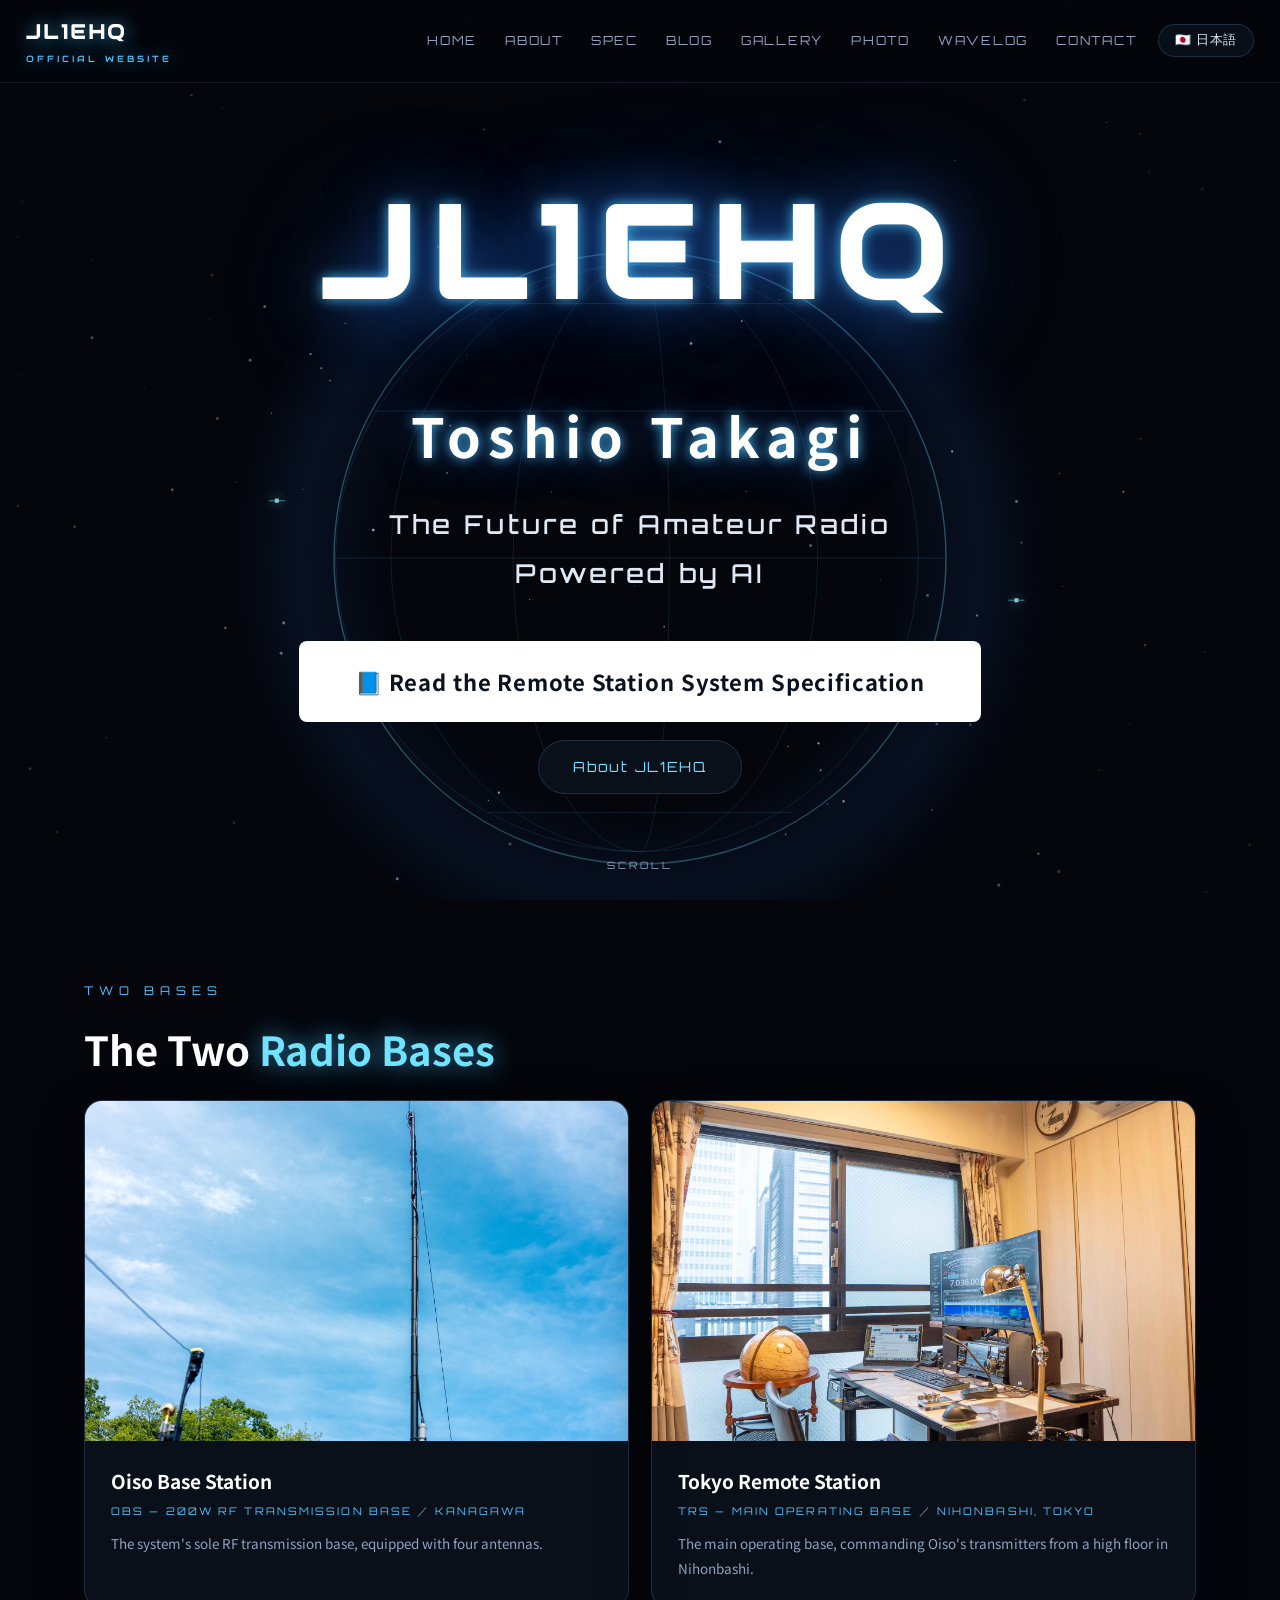
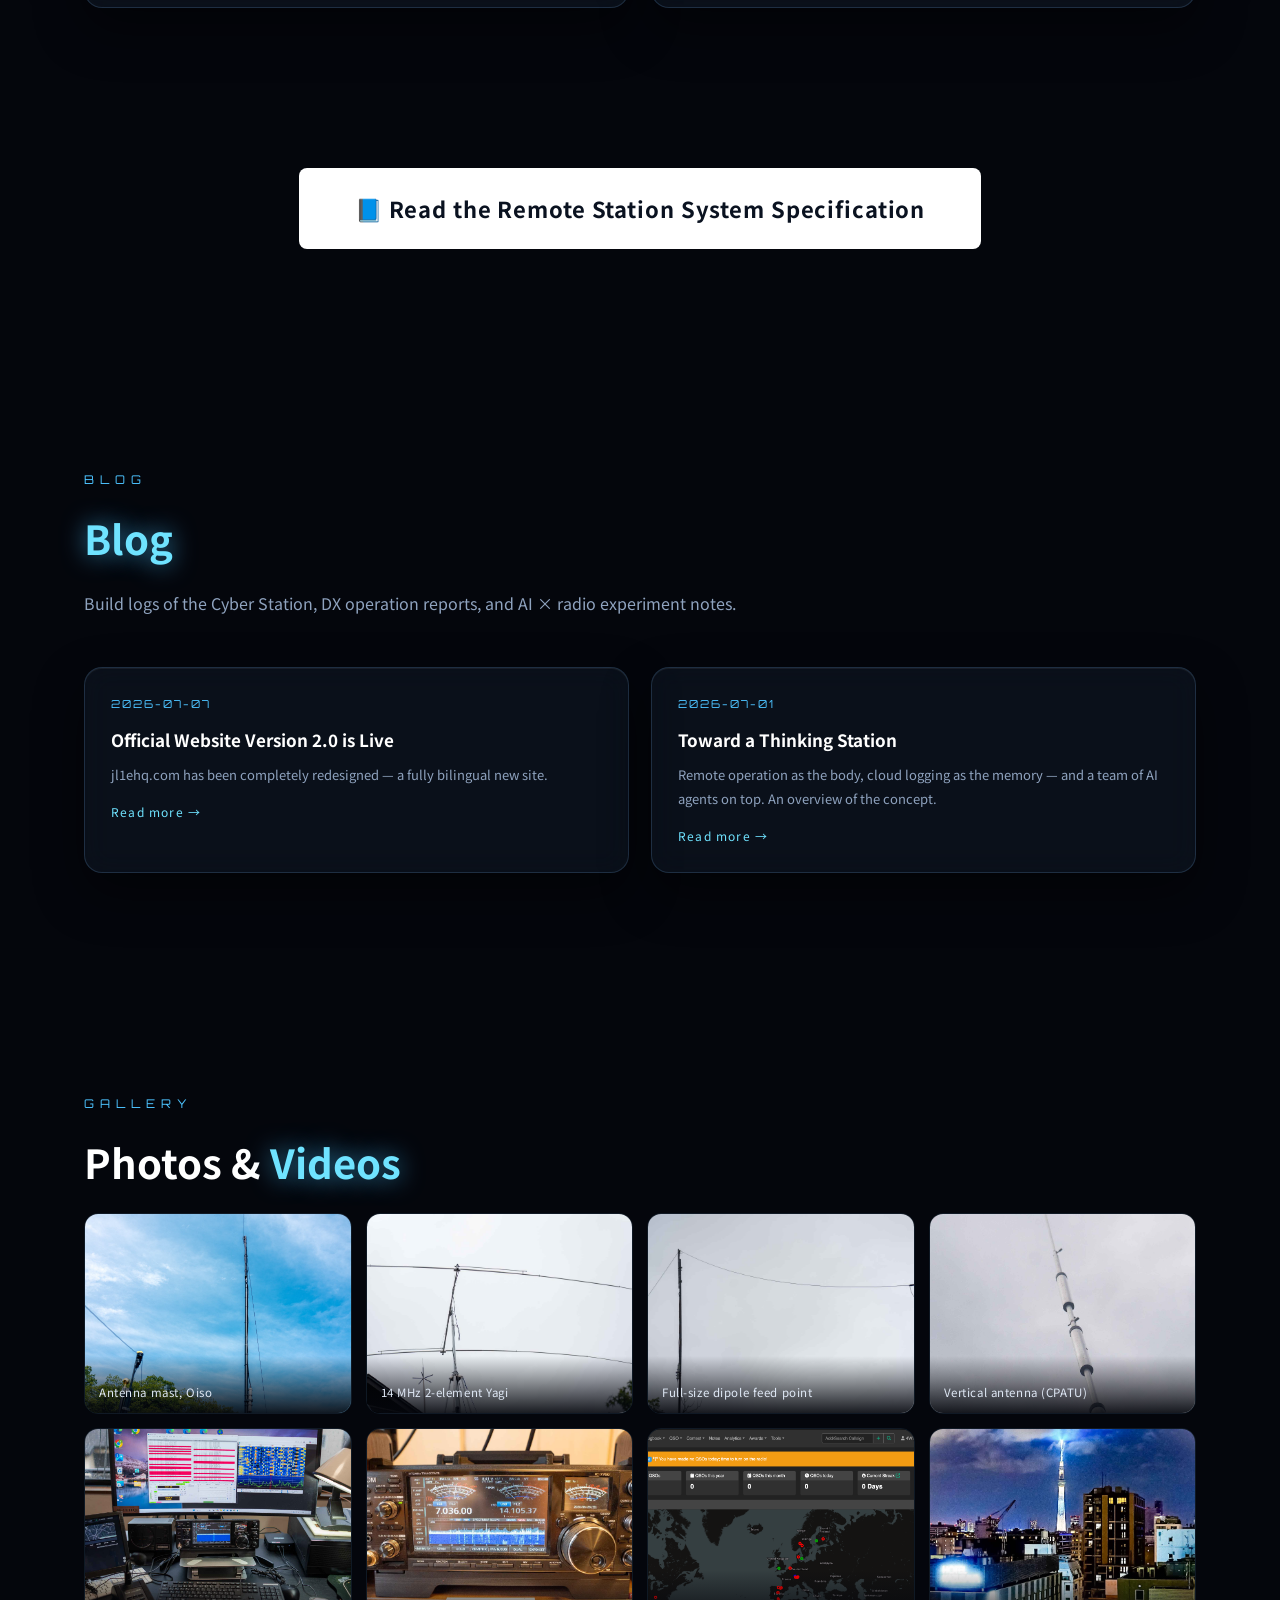
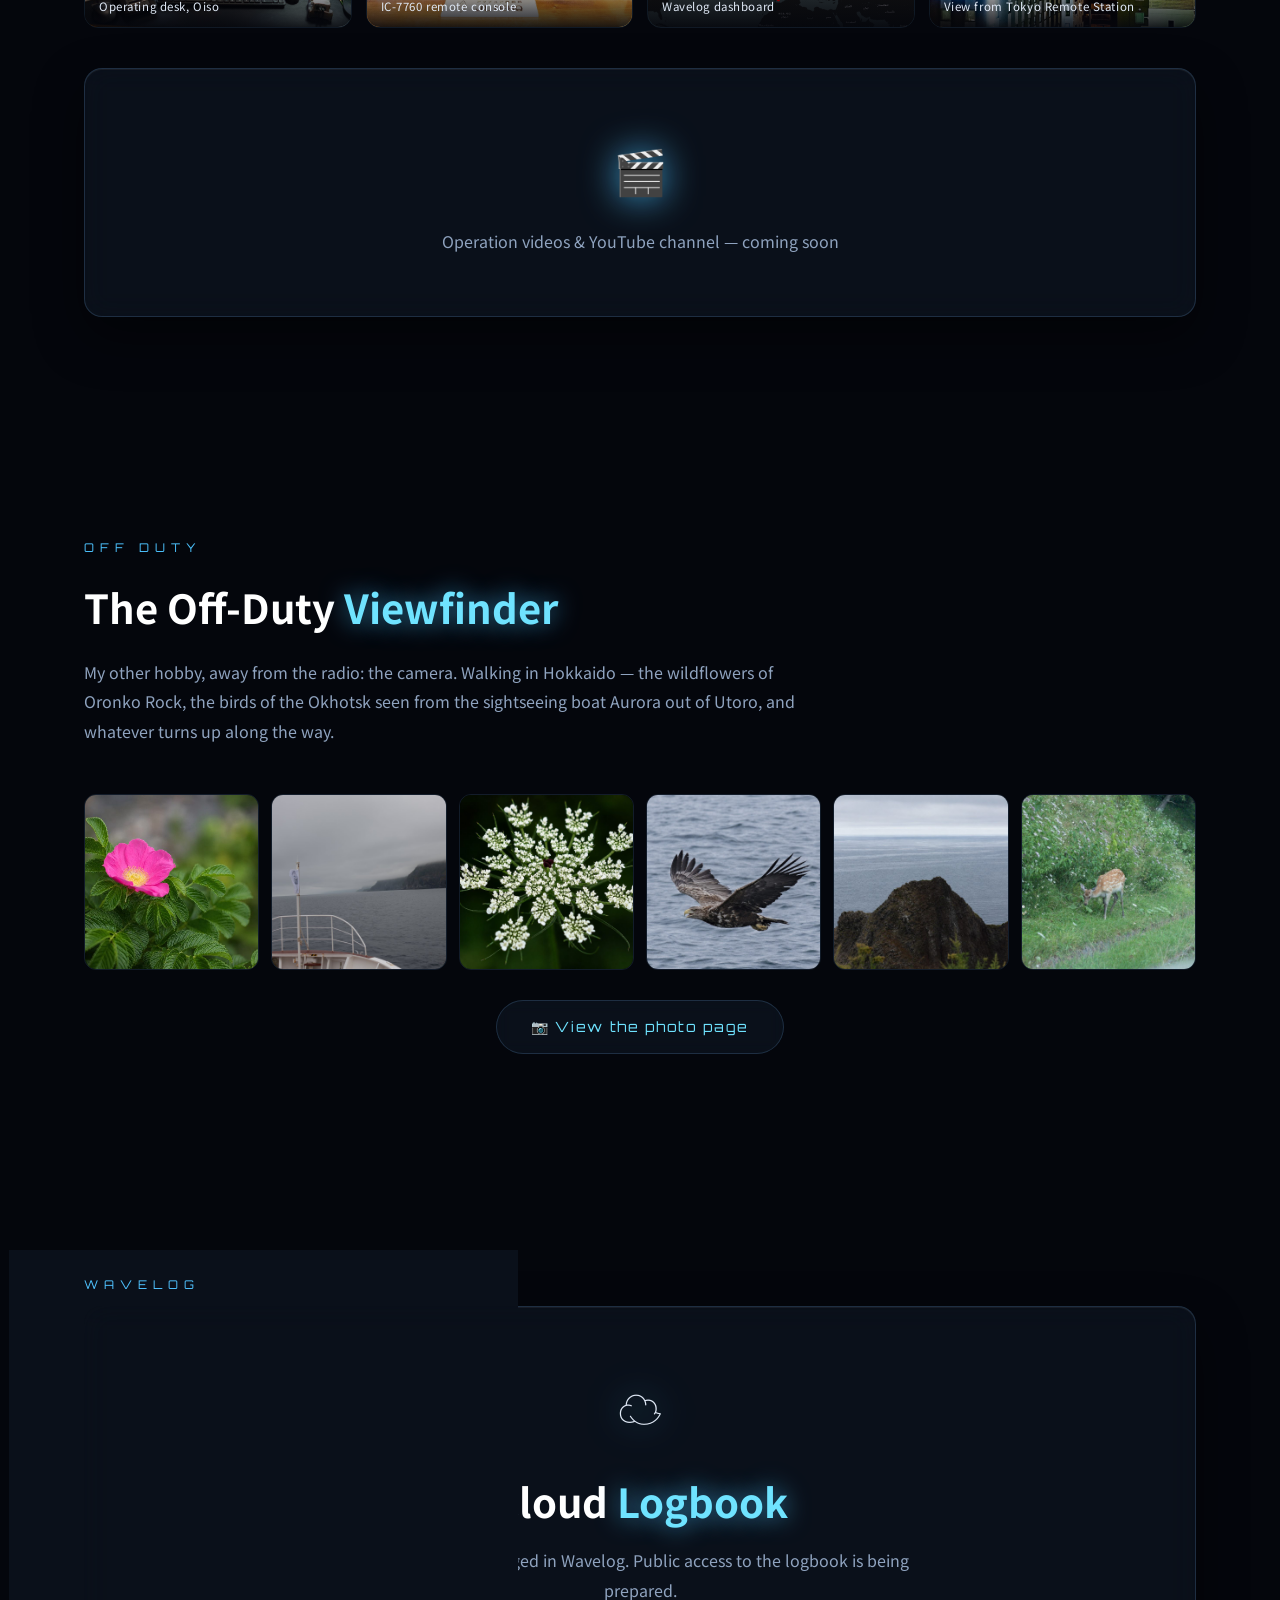
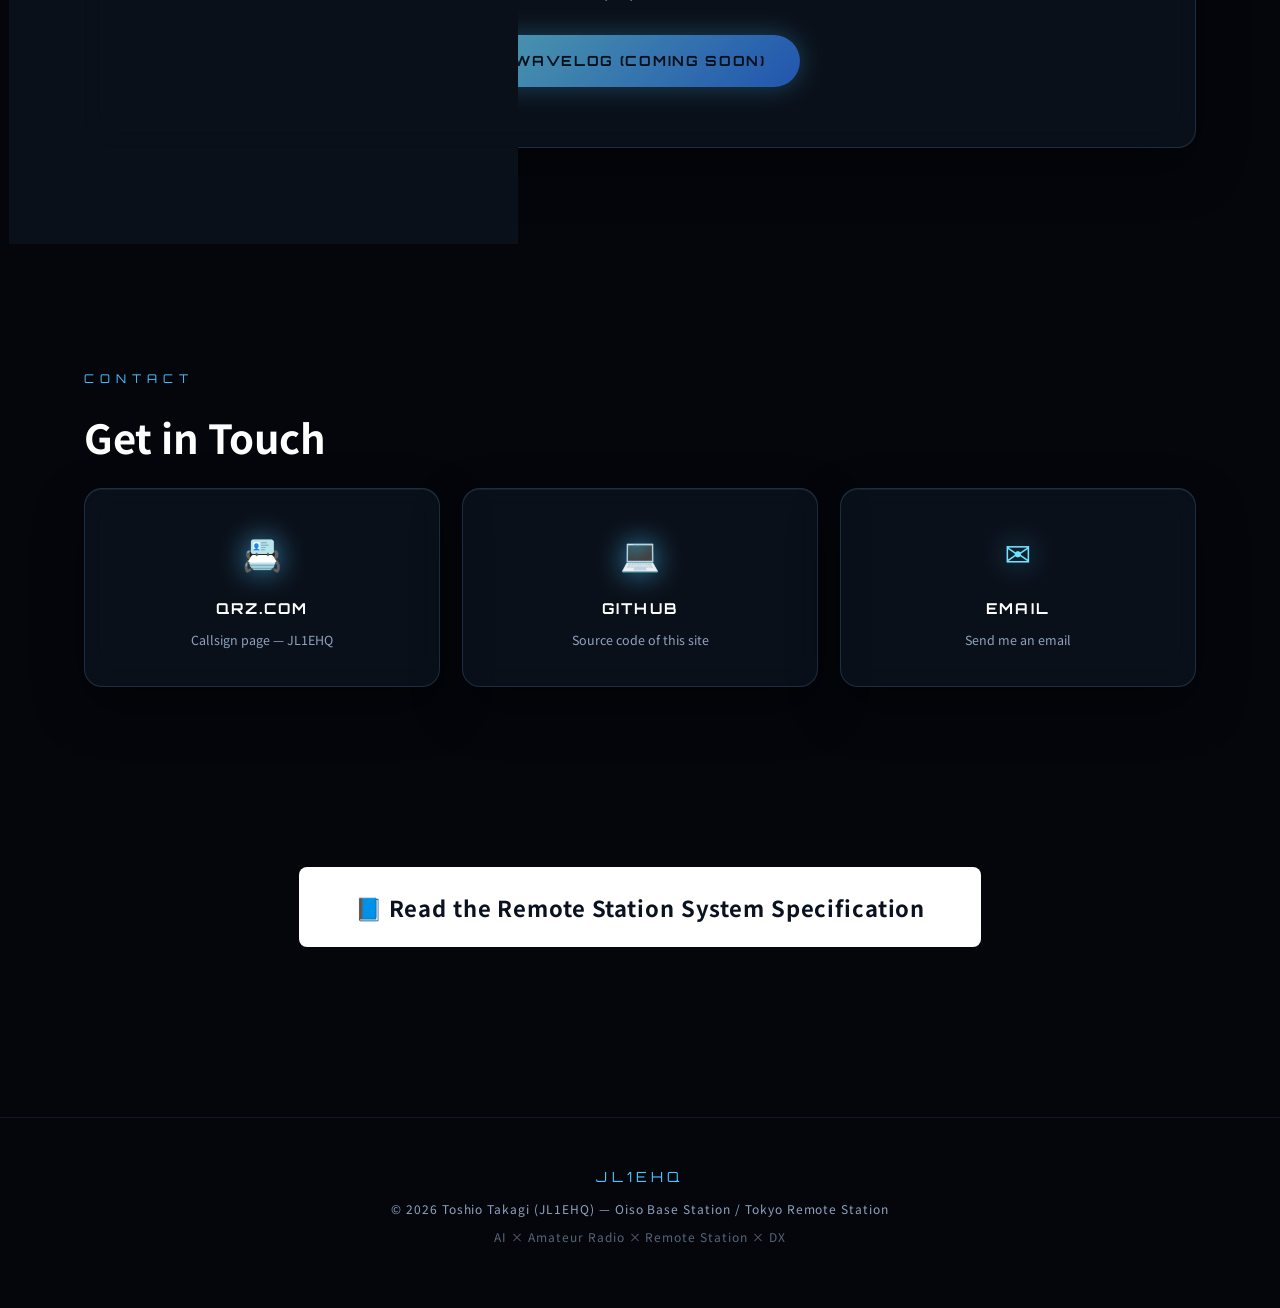
<file: index.html>
<!DOCTYPE html>
<html lang="ja" class="lang-ja">
<head>
<meta charset="utf-8">
<meta name="viewport" content="width=device-width, initial-scale=1">
<title>JL1EHQ Official Website — AI × Amateur Radio × Remote Station × DX</title>
<meta name="description" content="JL1EHQ（髙木俊郎）公式サイト。AIと共創するアマチュア無線革命 — 大磯200W HF固定局を東京・日本橋から遠隔運用し、クラウドログとAIエージェントで進化する次世代無線局。The Future of Amateur Radio, Powered by AI.">
<meta name="keywords" content="JL1EHQ, アマチュア無線, Amateur Radio, AI, Remote Station, DX, IC-7760, Wavelog, リモート運用">
<link rel="canonical" href="https://jl1ehq.com/">
<!-- OGP -->
<meta property="og:type" content="website">
<meta property="og:site_name" content="JL1EHQ Official Website">
<meta property="og:title" content="JL1EHQ — The Future of Amateur Radio, Powered by AI">
<meta property="og:description" content="AIと共創するアマチュア無線革命。大磯200W HF固定局×東京リモート運用×クラウドログ×AIエージェント。">
<meta property="og:url" content="https://jl1ehq.com/">
<meta property="og:image" content="https://jl1ehq.com/images/antenna_mast.jpg">
<meta name="twitter:card" content="summary_large_image">
<link rel="icon" type="image/svg+xml" href="favicon.svg">
<link rel="apple-touch-icon" href="favicon.svg">
<!-- fonts (minimal external) -->
<link rel="preconnect" href="https://fonts.googleapis.com">
<link rel="preconnect" href="https://fonts.gstatic.com" crossorigin>
<link href="https://fonts.googleapis.com/css2?family=Orbitron:wght@500;700;800&family=Audiowide&family=Noto+Sans+JP:wght@400;500;700&display=swap" rel="stylesheet">
<link rel="stylesheet" href="assets/v2.css">
<link rel="stylesheet" href="assets/photo.css">
<script type="application/ld+json">
{"@context":"https://schema.org","@type":"WebSite","name":"JL1EHQ Official Website","url":"https://jl1ehq.com/","description":"AI × Amateur Radio × Remote Station × DX","author":{"@type":"Person","name":"Toshio Takagi","alternateName":"JL1EHQ"}}
</script>
</head>
<body>

<header class="hdr">
  <a class="logo display" href="#home">JL1EHQ<small>OFFICIAL WEBSITE</small></a>
  <div style="display:flex;align-items:center">
    <nav class="nav" id="nav">
      <a href="#home">HOME</a>
      <a href="spec.html#profile">ABOUT</a>
      <a href="spec.html"><span class="ja">仕様書</span><span class="en">SPEC</span></a>
      <a href="#blog">BLOG</a>
      <a href="#gallery">GALLERY</a>
      <a href="photo.html">PHOTO</a>
      <a href="#wavelog">WAVELOG</a>
      <a href="#contact">CONTACT</a>
    </nav>
    <button class="lang-btn" id="langBtn">🇺🇸 English</button>
    <button class="burger" id="burger" aria-label="menu"><span></span><span></span><span></span></button>
  </div>
</header>

<!-- ================= HERO ================= -->
<div class="hero" id="home">
  <canvas id="heroCanvas"></canvas>
  <div class="inner">
    <div class="call display">JL1EHQ</div>
    <div class="op-name">
      <span class="ja">高木俊郎（たかぎとしお）</span>
      <span class="en">Toshio Takagi</span>
    </div>
    <div class="sub">
      <span class="ja">AIと共創するアマチュア無線革命</span>
      <span class="en en-line">The Future of Amateur Radio<br>Powered by AI</span>
    </div>
    <div class="cta">
      <a class="btn btn-plain big" href="spec.html"><span class="ja">📘 遠隔操作無線局 システム仕様書を読む</span><span class="en">📘 Read the Remote Station System Specification</span></a>
    </div>
    <div class="cta" style="margin-top:18px">
      <a class="btn btn-ghost" href="spec.html#profile"><span class="ja">JL1EHQについて</span><span class="en">About JL1EHQ</span></a>
    </div>
  </div>
  <div class="scroll-hint display">SCROLL</div>
</div>

<!-- ================= TWO BASES (representative photos) ================= -->
<section id="bases" style="padding-top:80px">
  <div class="sec-label reveal">TWO BASES</div>
  <h2 class="sec-title reveal"><span class="ja">2つの<span class="accent">無線拠点</span></span><span class="en">The Two <span class="accent">Radio Bases</span></span></h2>
  <div class="station-grid">
    <div class="base-card glass reveal">
      <div class="base-photo"><img src="images/antenna_mast.jpg" alt="Oiso Base Station"></div>
      <div class="base-cap">
        <h3><span class="ja">大磯固定基地局</span><span class="en">Oiso Base Station</span></h3>
        <div class="en-name">OBS — 200W RF TRANSMISSION BASE ／ KANAGAWA</div>
        <p><span class="ja">4基のアンテナ群を空に伸ばす、本システム唯一の電波送信基地。</span><span class="en">The system's sole RF transmission base, equipped with four antennas.</span></p>
      </div>
    </div>
    <div class="base-card glass reveal">
      <div class="base-photo"><img src="images/trs_main.jpg" alt="Tokyo Remote Station"></div>
      <div class="base-cap">
        <h3><span class="ja">東京リモート局</span><span class="en">Tokyo Remote Station</span></h3>
        <div class="en-name">TRS — MAIN OPERATING BASE ／ NIHONBASHI, TOKYO</div>
        <p><span class="ja">日本橋の高層階から大磯の電波を操る、メイン運営基地。</span><span class="en">The main operating base, commanding Oiso's transmitters from a high floor in Nihonbashi.</span></p>
      </div>
    </div>
  </div>
</section>



<!-- ================= SPEC ENTRY (mid) ================= -->
<section style="padding-top:20px;text-align:center">
  <div class="spec-link reveal">
    <a class="btn btn-plain big" href="spec.html"><span class="ja">📘 遠隔操作無線局 システム仕様書を読む</span><span class="en">📘 Read the Remote Station System Specification</span></a>
  </div>
</section>

<!-- ================= BLOG ================= -->
<section id="blog">
  <div class="sec-label reveal">BLOG</div>
  <h2 class="sec-title reveal"><span class="ja"><span class="accent">ブログ</span></span><span class="en"><span class="accent">Blog</span></span></h2>
  <p class="sec-lead reveal"><span class="ja">サイバー局の構築記録、DX運用レポート、AI×無線の実験ノート。</span><span class="en">Build logs of the Cyber Station, DX operation reports, and AI × radio experiment notes.</span></p>
  <div class="blog-grid" id="blogGrid"></div>
</section>

<!-- ================= GALLERY ================= -->
<section id="gallery">
  <div class="sec-label reveal">GALLERY</div>
  <h2 class="sec-title reveal"><span class="ja">フォト＆<span class="accent">ムービー</span></span><span class="en">Photos &amp; <span class="accent">Videos</span></span></h2>
  <div class="gallery-grid reveal">
    <div class="g-item"><img src="images/antenna_mast.jpg" alt="" loading="lazy"><div class="cap"><span class="ja">アンテナマスト（大磯）</span><span class="en">Antenna mast, Oiso</span></div></div>
    <div class="g-item"><img src="images/image_007.jpg" alt="" loading="lazy"><div class="cap"><span class="ja">14MHz 2エレ八木</span><span class="en">14 MHz 2-element Yagi</span></div></div>
    <div class="g-item"><img src="images/image_008.jpg" alt="" loading="lazy"><div class="cap"><span class="ja">フルサイズダイポール給電部</span><span class="en">Full-size dipole feed point</span></div></div>
    <div class="g-item"><img src="images/image_009.jpg" alt="" loading="lazy"><div class="cap"><span class="ja">バーチカルアンテナ</span><span class="en">Vertical antenna (CPATU)</span></div></div>
    <div class="g-item"><img src="images/image_004.jpg" alt="" loading="lazy"><div class="cap"><span class="ja">大磯 運用卓</span><span class="en">Operating desk, Oiso</span></div></div>
    <div class="g-item"><img src="images/image_015.jpg" alt="" loading="lazy"><div class="cap"><span class="ja">IC-7760 リモートコンソール</span><span class="en">IC-7760 remote console</span></div></div>
    <div class="g-item"><img src="images/image_038.png" alt="" loading="lazy"><div class="cap"><span class="ja">Wavelog ダッシュボード</span><span class="en">Wavelog dashboard</span></div></div>
    <div class="g-item"><img src="images/image_016.jpg" alt="" loading="lazy"><div class="cap"><span class="ja">東京リモート局からの眺望</span><span class="en">View from Tokyo Remote Station</span></div></div>
  </div>
  <div class="video-wrap reveal">
    <div class="wavelog-box glass" id="videoPlaceholder">
      <div class="icon">🎬</div>
      <p style="color:var(--text-dim)"><span class="ja">運用動画・YouTube チャンネルは近日公開</span><span class="en">Operation videos &amp; YouTube channel — coming soon</span></p>
    </div>
  </div>
</section>

<!-- ================= OFF DUTY / PHOTO ================= -->
<section id="photo">
  <div class="sec-label reveal">OFF DUTY</div>
  <h2 class="sec-title reveal"><span class="ja">骨休めの<span class="accent">ファインダー</span></span><span class="en">The Off-Duty <span class="accent">Viewfinder</span></span></h2>
  <p class="sec-lead reveal"><span class="ja">無線とは別の、もうひとつの趣味＝カメラ。リグの前を離れて北海道を歩き、オロンコ岩の草花、ウトロを出航した観光船オーロラ号から見たオホーツクの鳥たち、そして旅の途中の風景を撮っています。</span><span class="en">My other hobby, away from the radio: the camera. Walking in Hokkaido — the wildflowers of Oronko Rock, the birds of the Okhotsk seen from the sightseeing boat Aurora out of Utoro, and whatever turns up along the way.</span></p>
  <div class="offduty-grid reveal">
    <a href="photo.html"><img src="images/photobook/oronko-13-thumb.jpg" alt="" loading="lazy"></a>
    <a href="photo.html"><img src="images/photobook/aurora-01-thumb.jpg" alt="" loading="lazy"></a>
    <a href="photo.html"><img src="images/photobook/oronko-10-thumb.jpg" alt="" loading="lazy"></a>
    <a href="photo.html"><img src="images/photobook/aurora-05-thumb.jpg" alt="" loading="lazy"></a>
    <a href="photo.html"><img src="images/photobook/oronko-15-thumb.jpg" alt="" loading="lazy"></a>
    <a href="photo.html"><img src="images/photobook/tabi-05-thumb.jpg" alt="" loading="lazy"></a>
  </div>
  <div class="spec-link reveal" style="margin-top:0">
    <a class="btn btn-ghost" href="photo.html"><span class="ja">📷 写真のページを見る</span><span class="en">📷 View the photo page</span></a>
  </div>
</section>

<!-- ================= WAVELOG ================= -->
<section id="wavelog">
  <div class="sec-label reveal">WAVELOG</div>
  <div class="wavelog-box glass reveal">
    <div class="icon">☁️</div>
    <h2 class="sec-title" style="margin-bottom:8px"><span class="ja">クラウド<span class="accent">ログブック</span></span><span class="en">Cloud <span class="accent">Logbook</span></span></h2>
    <p class="sec-lead" style="margin:0 auto 30px;max-width:560px"><span class="ja">全QSOはWavelogで一元管理。ログブックの一般公開は準備中です。</span><span class="en">Every QSO is managed in Wavelog. Public access to the logbook is being prepared.</span></p>
    <a class="btn btn-primary" href="#wavelog" aria-disabled="true" style="opacity:.65;cursor:default">WAVELOG <span class="ja">（準備中）</span><span class="en">(COMING SOON)</span></a>
  </div>
</section>

<!-- ================= CONTACT ================= -->
<section id="contact">
  <div class="sec-label reveal">CONTACT</div>
  <h2 class="sec-title reveal"><span class="ja">コンタクト</span><span class="en">Get in Touch</span></h2>
  <div class="contact-grid">
    <a class="contact-card glass reveal" href="https://www.qrz.com/db/JL1EHQ" target="_blank" rel="noopener">
      <div class="icon">📇</div><h3>QRZ.COM</h3>
      <p><span class="ja">JL1EHQ の局情報ページ</span><span class="en">Callsign page — JL1EHQ</span></p>
    </a>
    <a class="contact-card glass reveal" href="https://github.com/tkgtokyo2014-web" target="_blank" rel="noopener">
      <div class="icon">💻</div><h3>GITHUB</h3>
      <p><span class="ja">このサイトのソースコード</span><span class="en">Source code of this site</span></p>
    </a>
    <a class="contact-card glass reveal" href="#contact" id="emailLink">
      <div class="icon">✉️</div><h3>EMAIL</h3>
      <p><span class="ja">メールでのご連絡はこちら</span><span class="en">Send me an email</span></p>
    </a>
  </div>
</section>

<section style="padding-top:40px;text-align:center">
  <div class="spec-link reveal">
    <a class="btn btn-plain big" href="spec.html"><span class="ja">📘 遠隔操作無線局 システム仕様書を読む</span><span class="en">📘 Read the Remote Station System Specification</span></a>
  </div>
</section>

<footer>
  <div class="f-call display">JL1EHQ</div>
  <div><span class="ja">© 2026 髙木俊郎（JL1EHQ）— Oiso Base Station ／ Tokyo Remote Station</span>
  <span class="en">© 2026 Toshio Takagi (JL1EHQ) — Oiso Base Station / Tokyo Remote Station</span></div>
  <div style="margin-top:6px;opacity:.6">AI × Amateur Radio × Remote Station × DX</div>
</footer>

<!-- article overlay -->
<div class="article-view" id="articleView">
  <div class="article-inner glass">
    <button class="article-close" id="articleClose"><span class="ja">✕ 閉じる</span><span class="en">✕ Close</span></button>
    <div id="articleBody"></div>
  </div>
</div>

<!-- lightbox -->
<div class="lightbox" id="lightbox">
  <img id="lbImg" alt="">
  <div class="lb-cap" id="lbCap"></div>
</div>

<script src="assets/v2.js"></script>
</body>
</html>
</file>
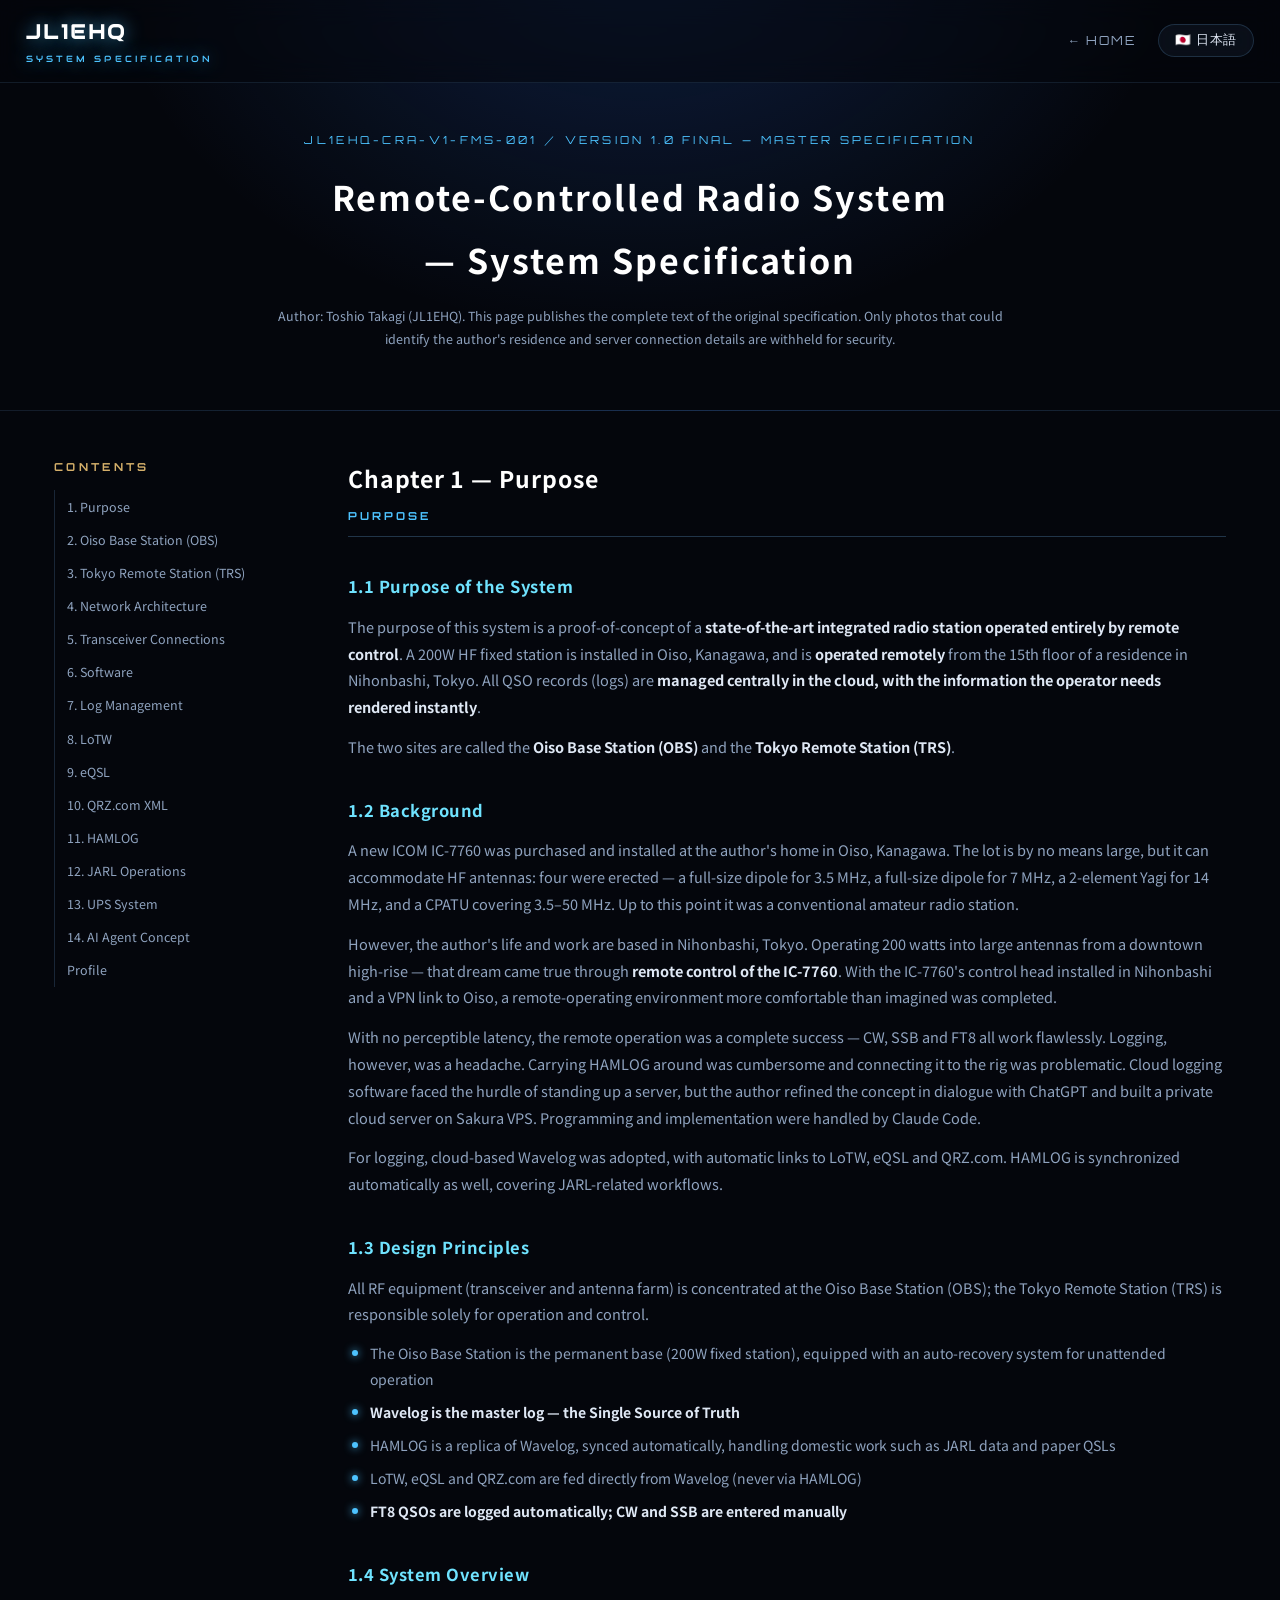
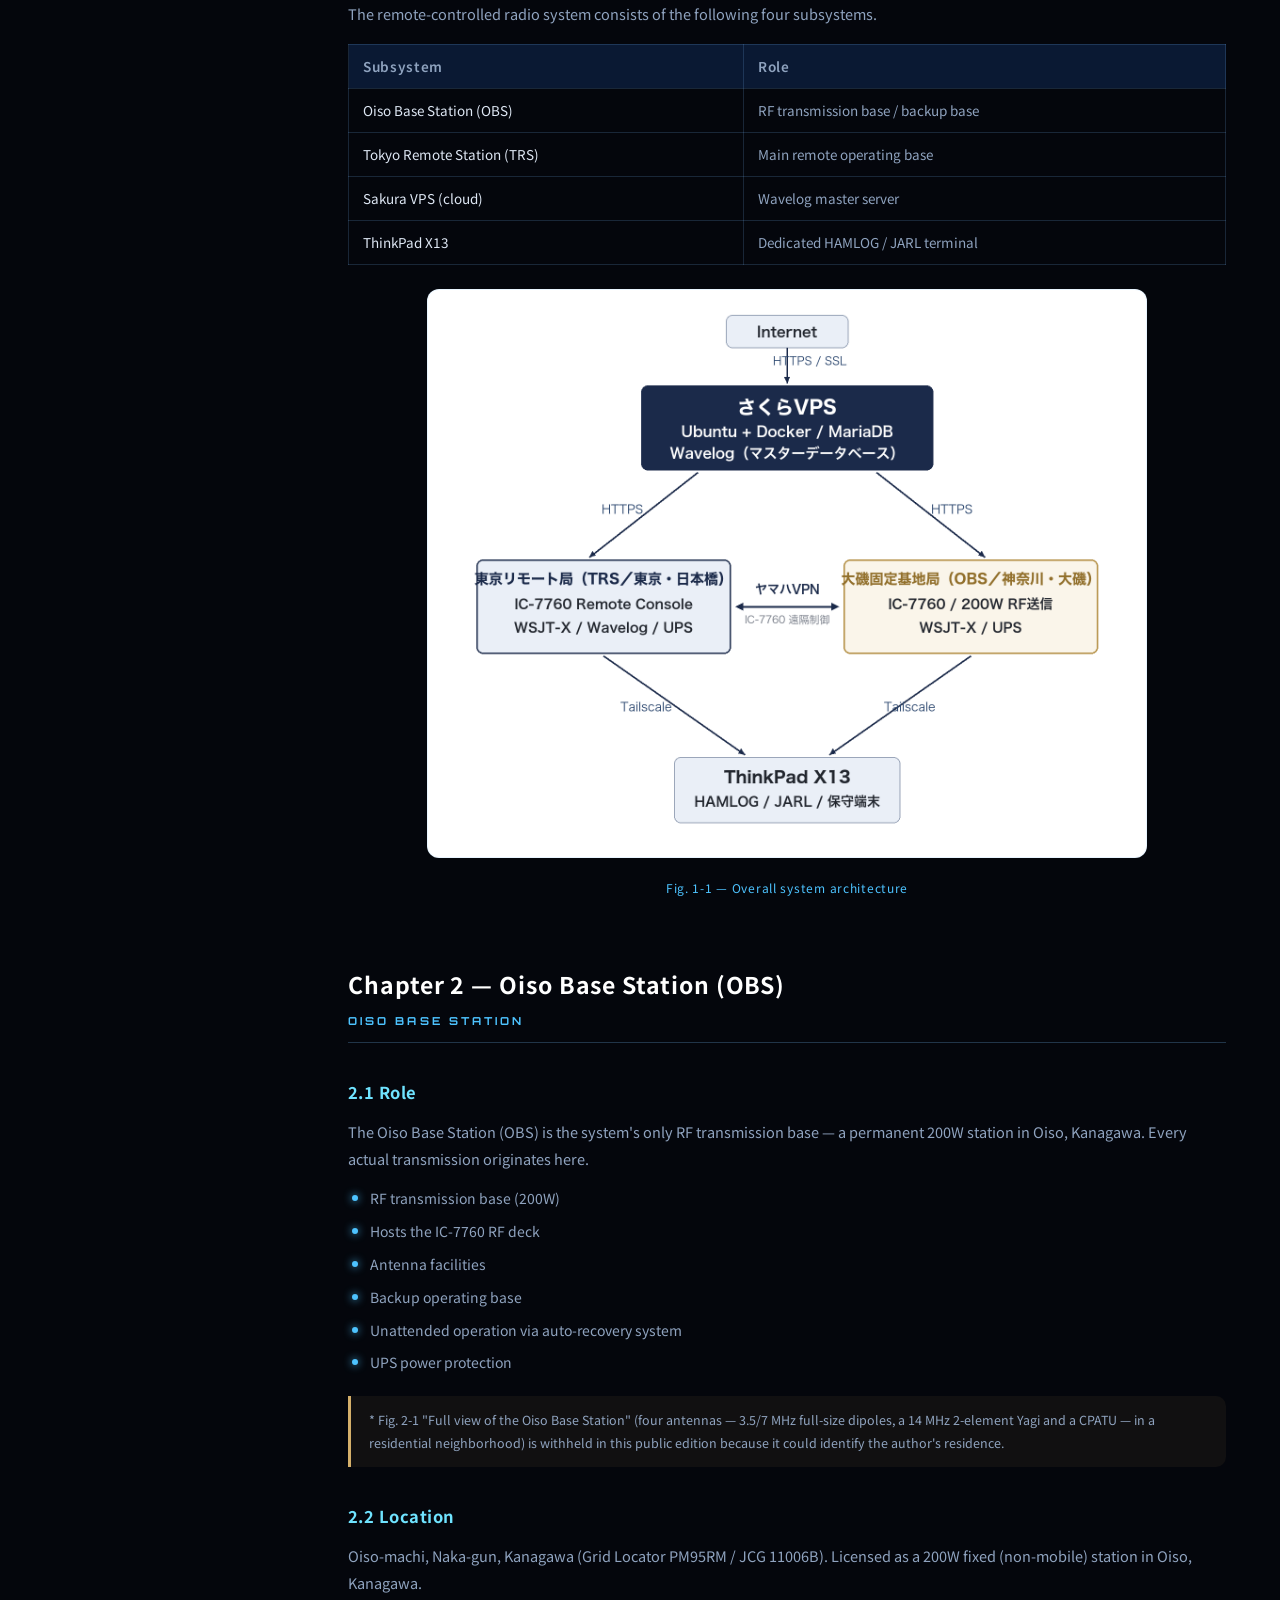
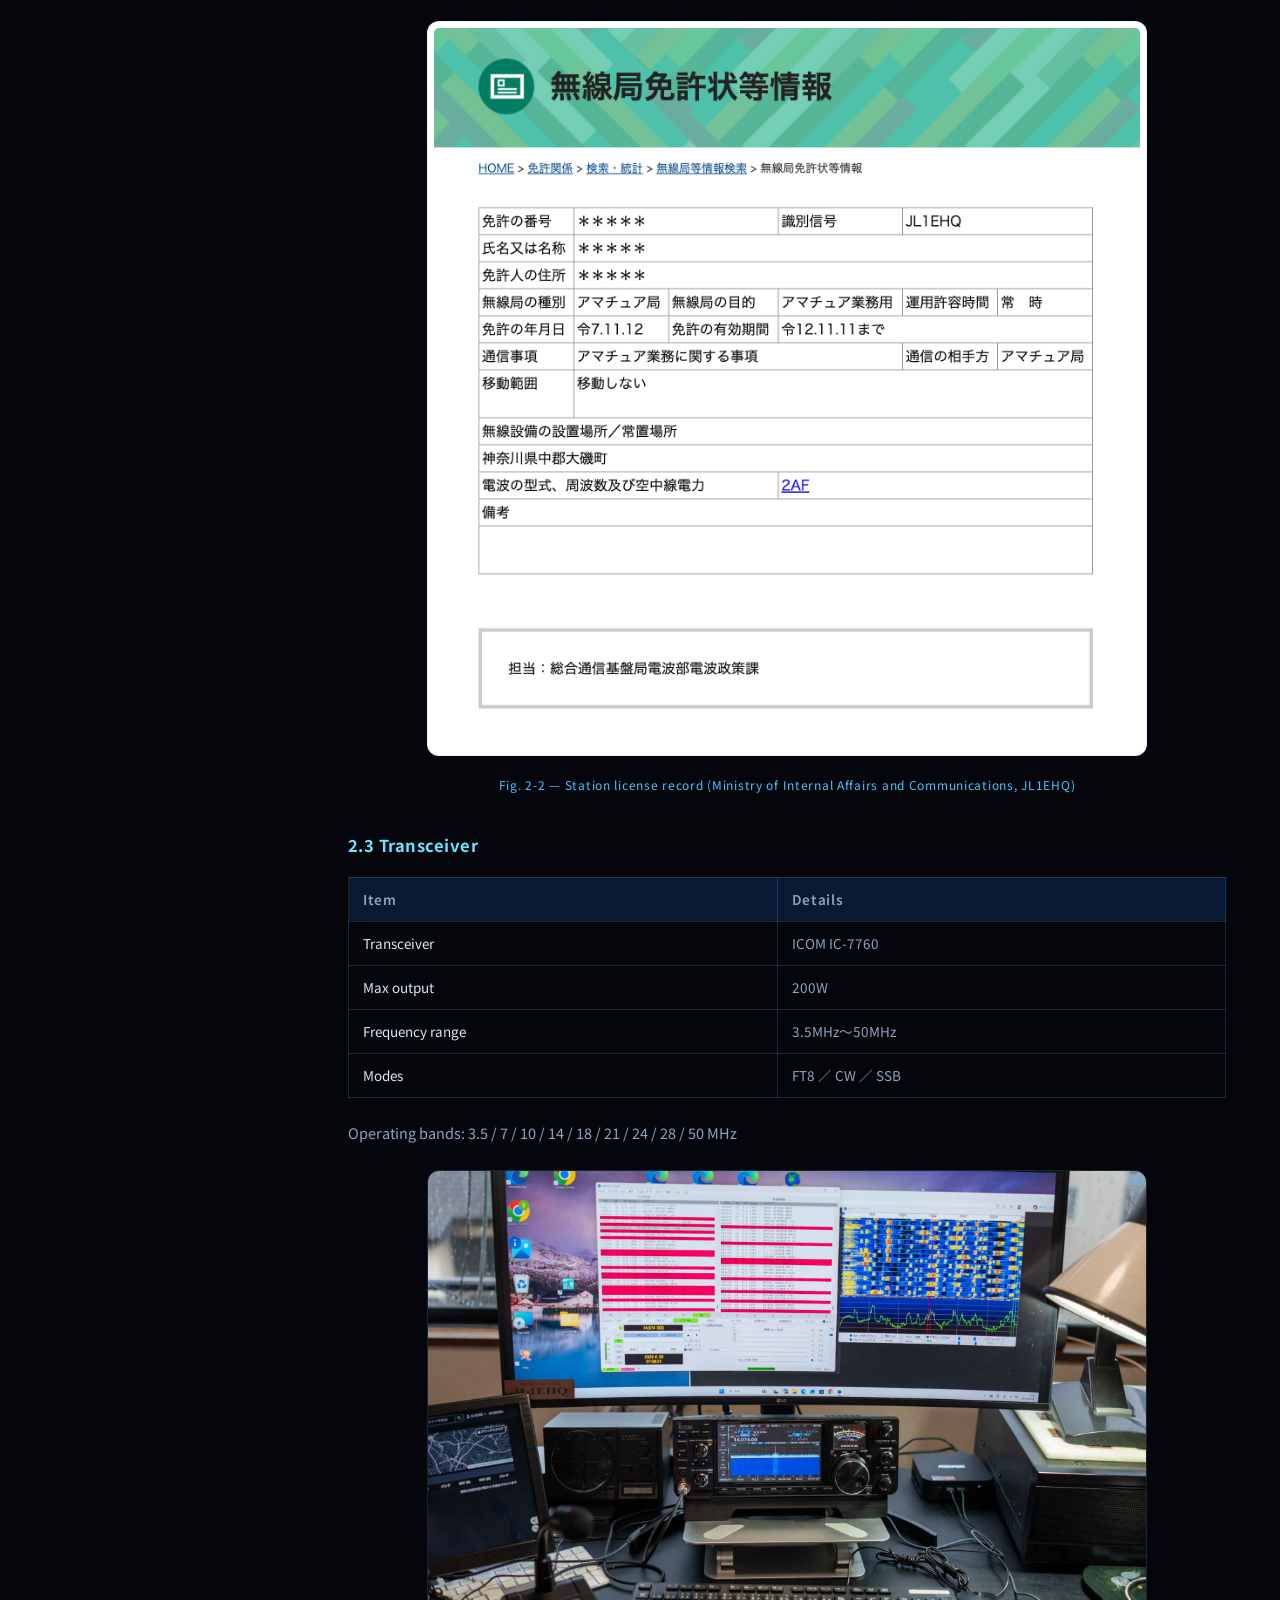
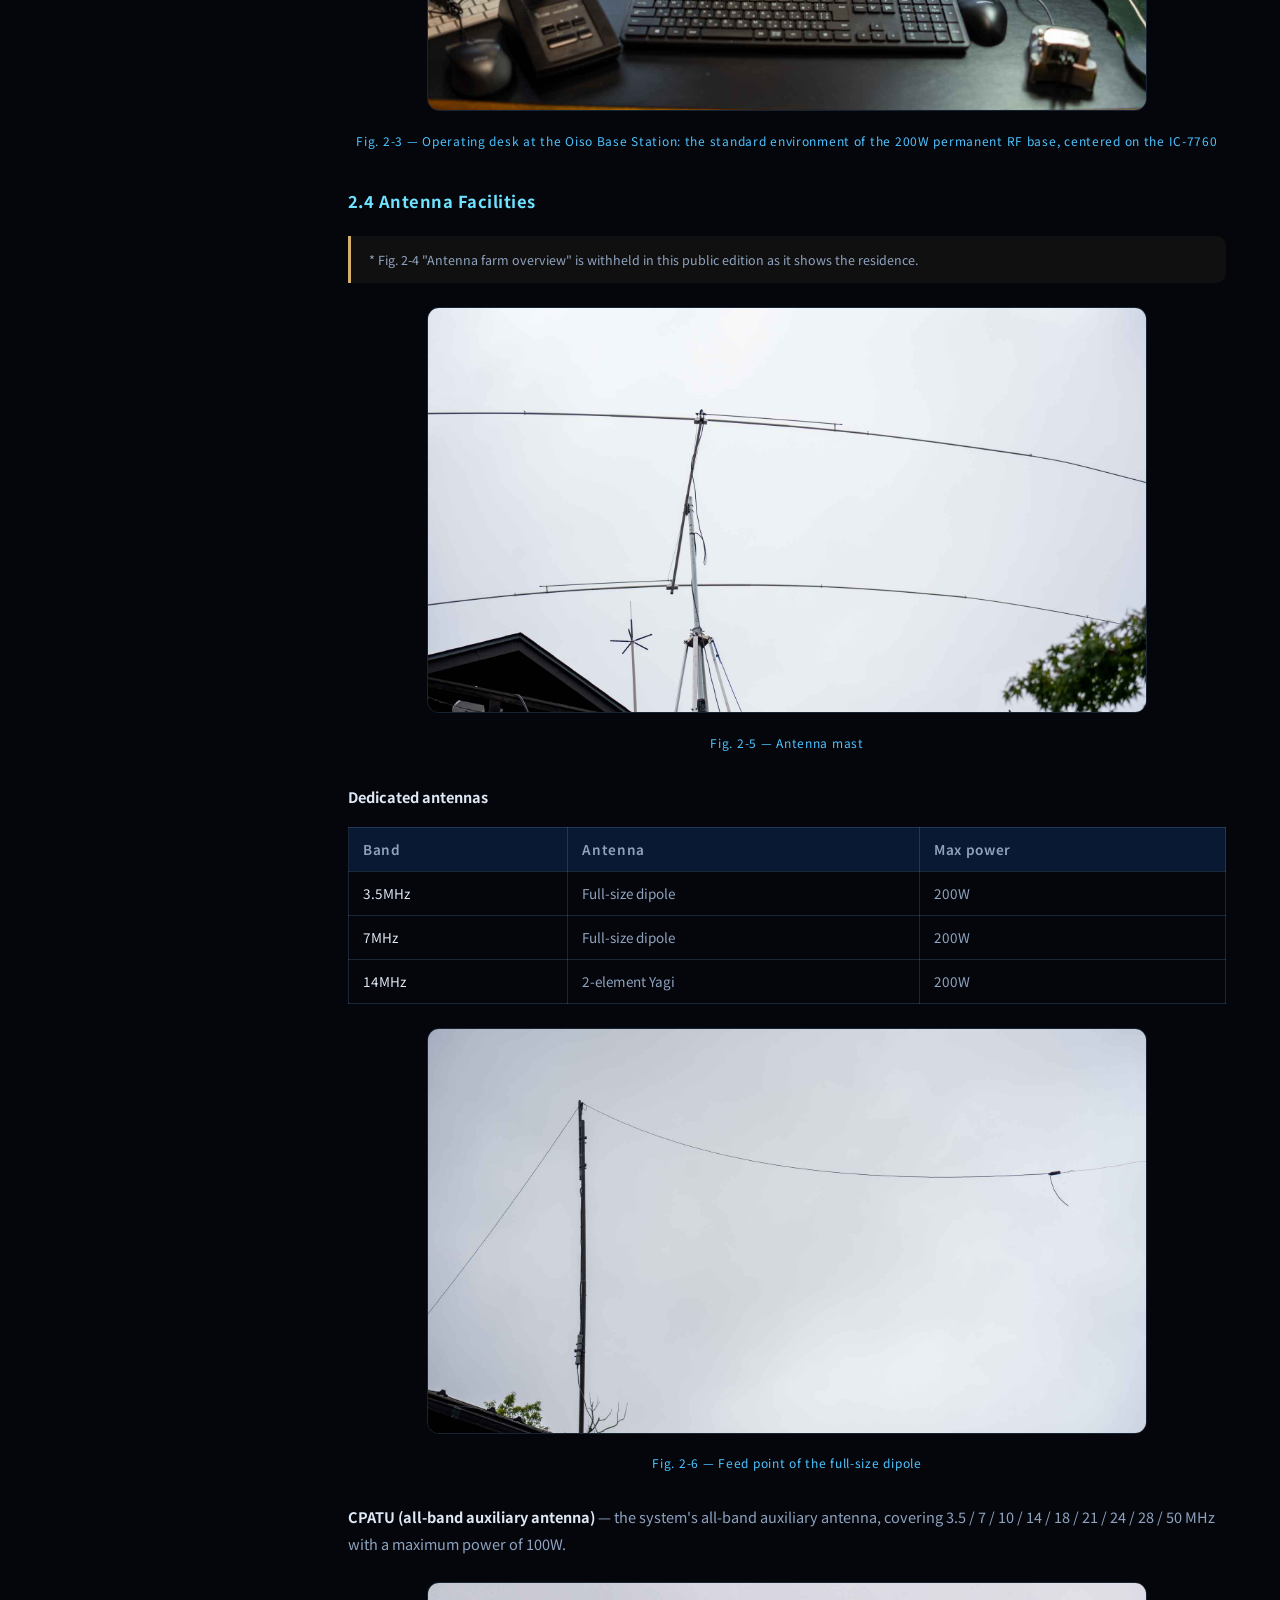
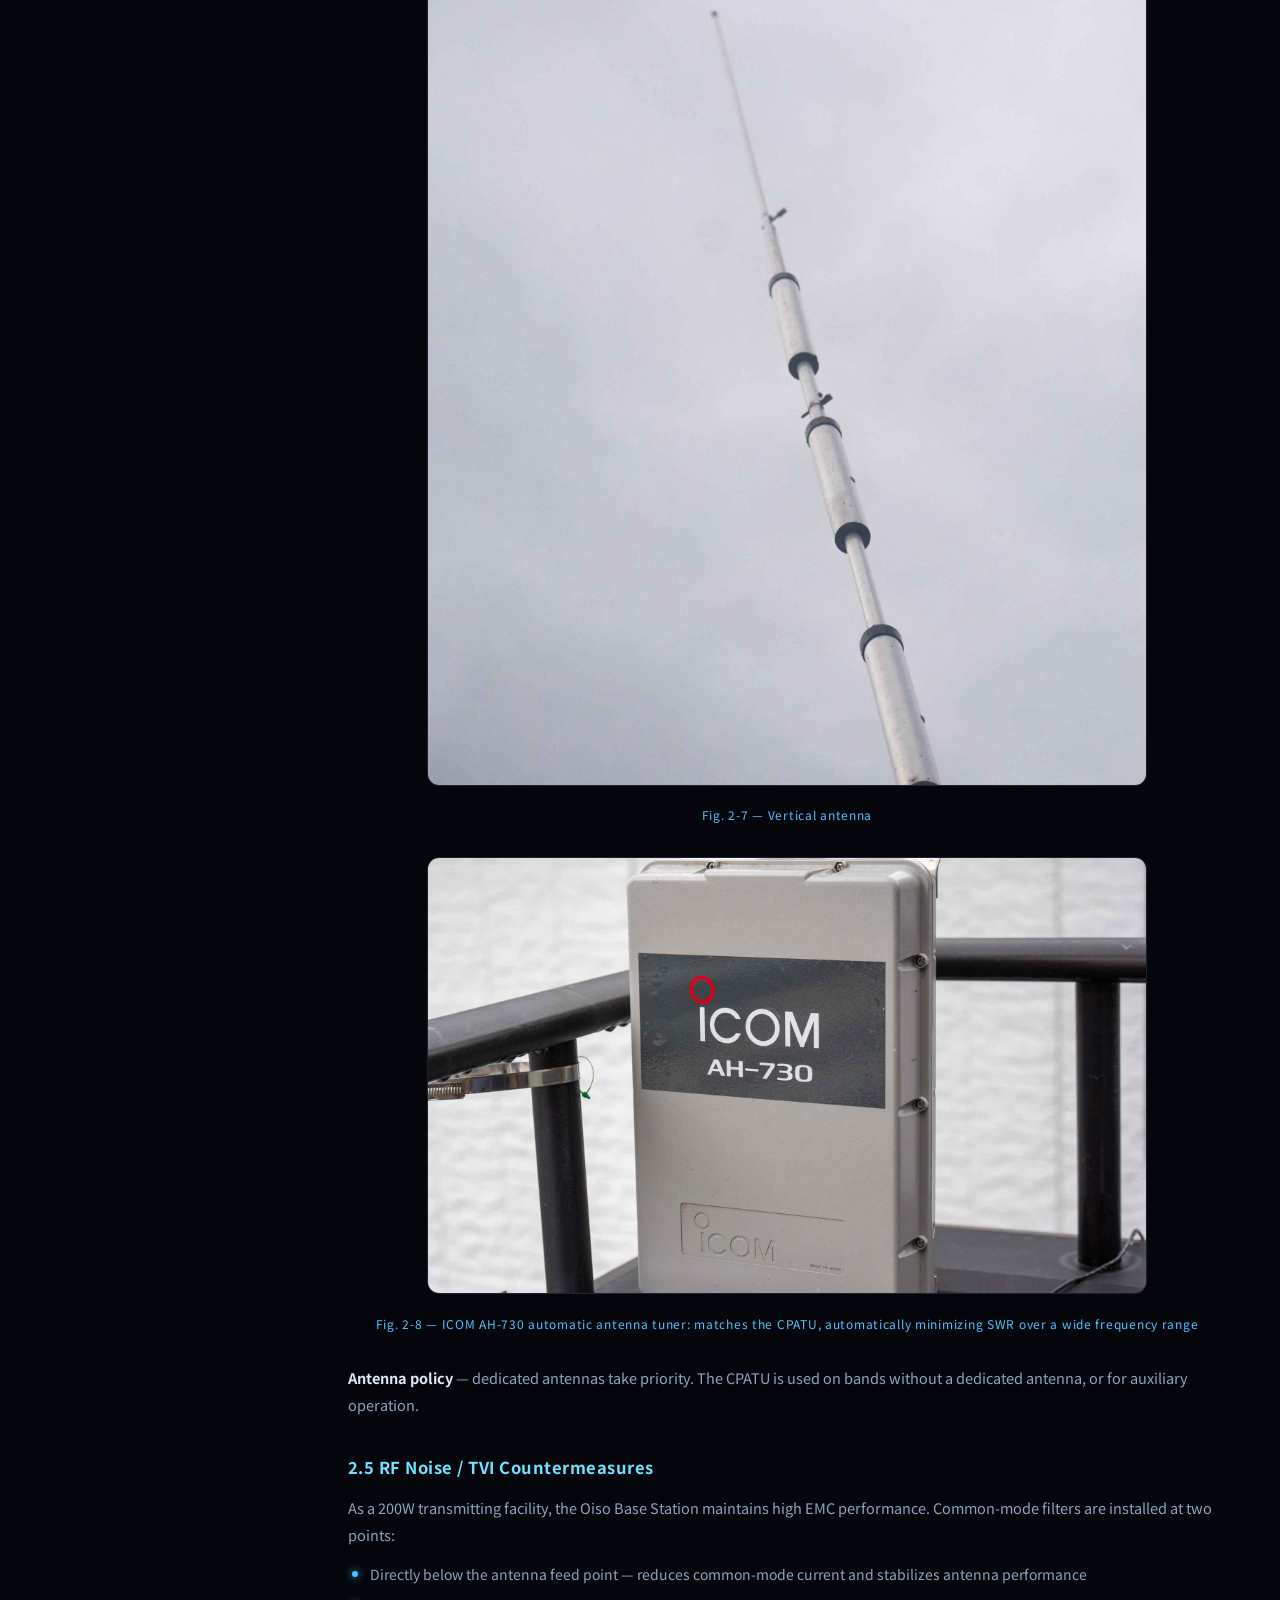
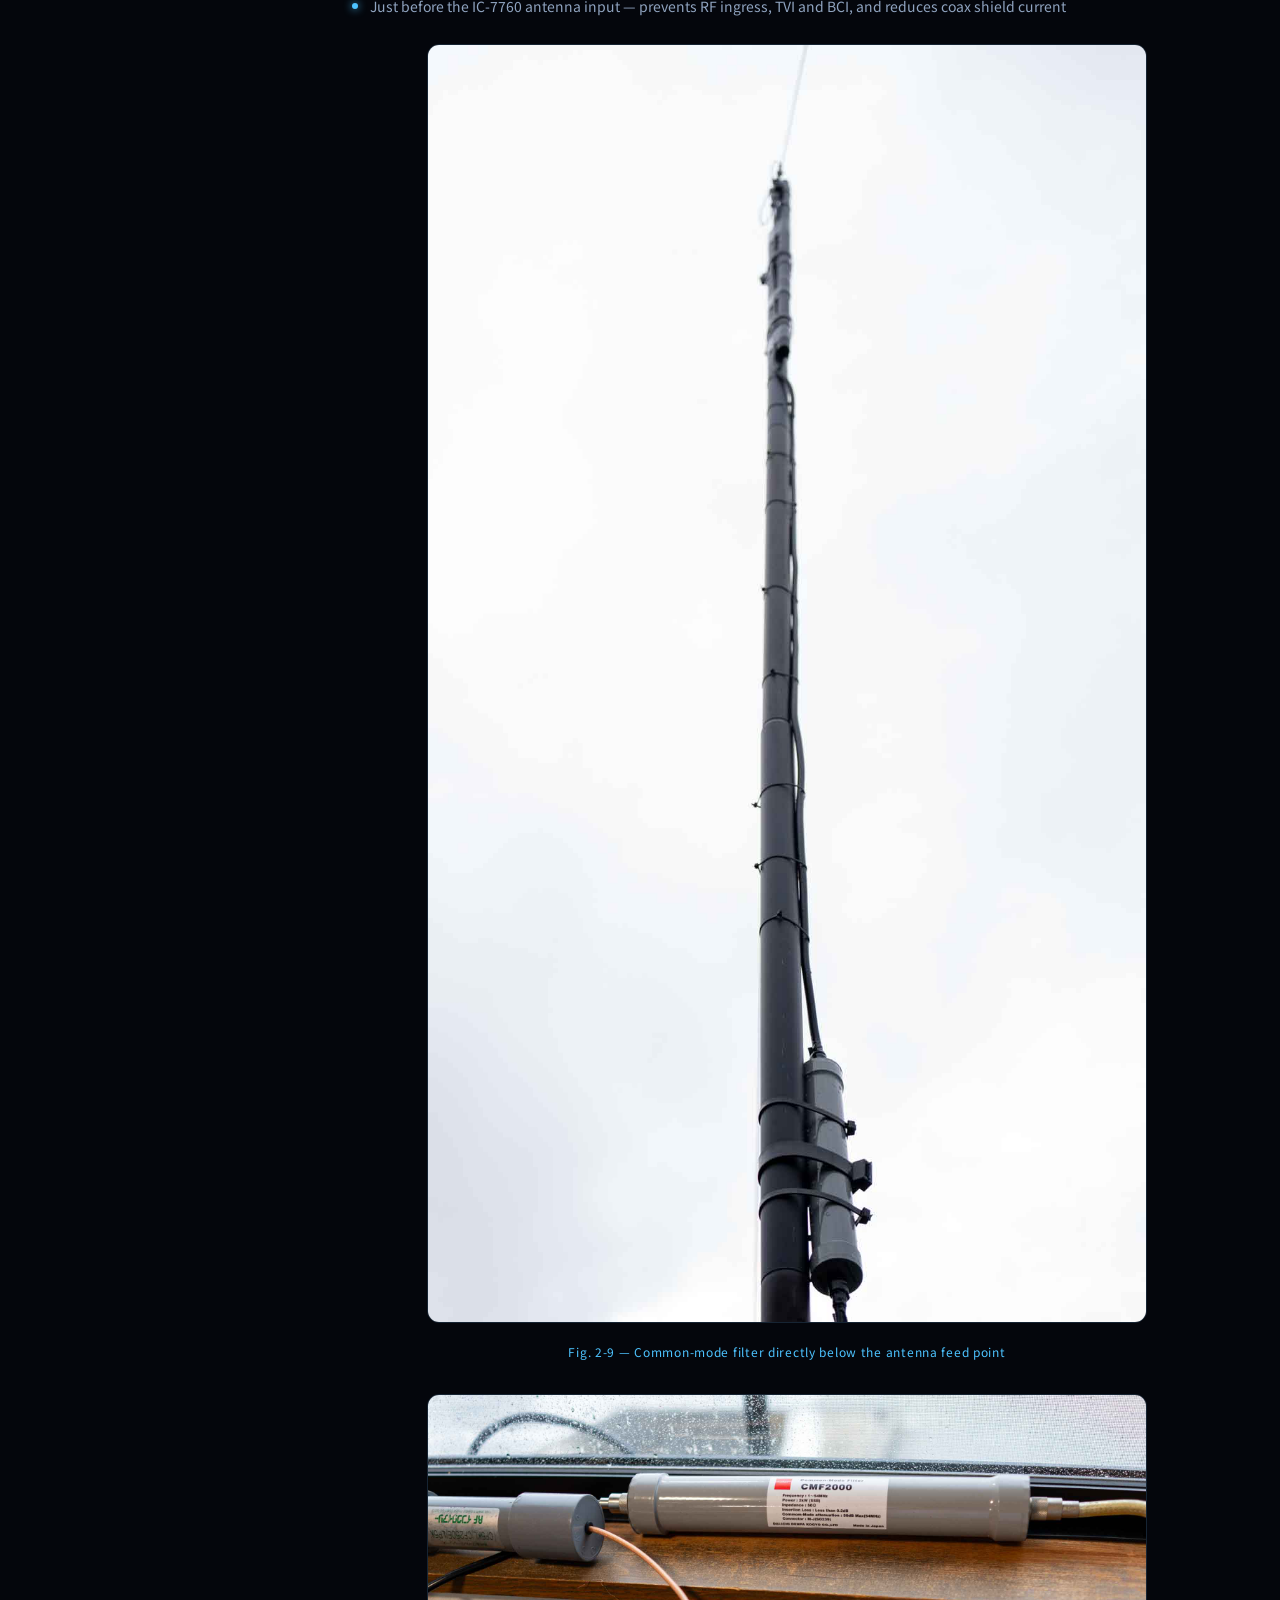
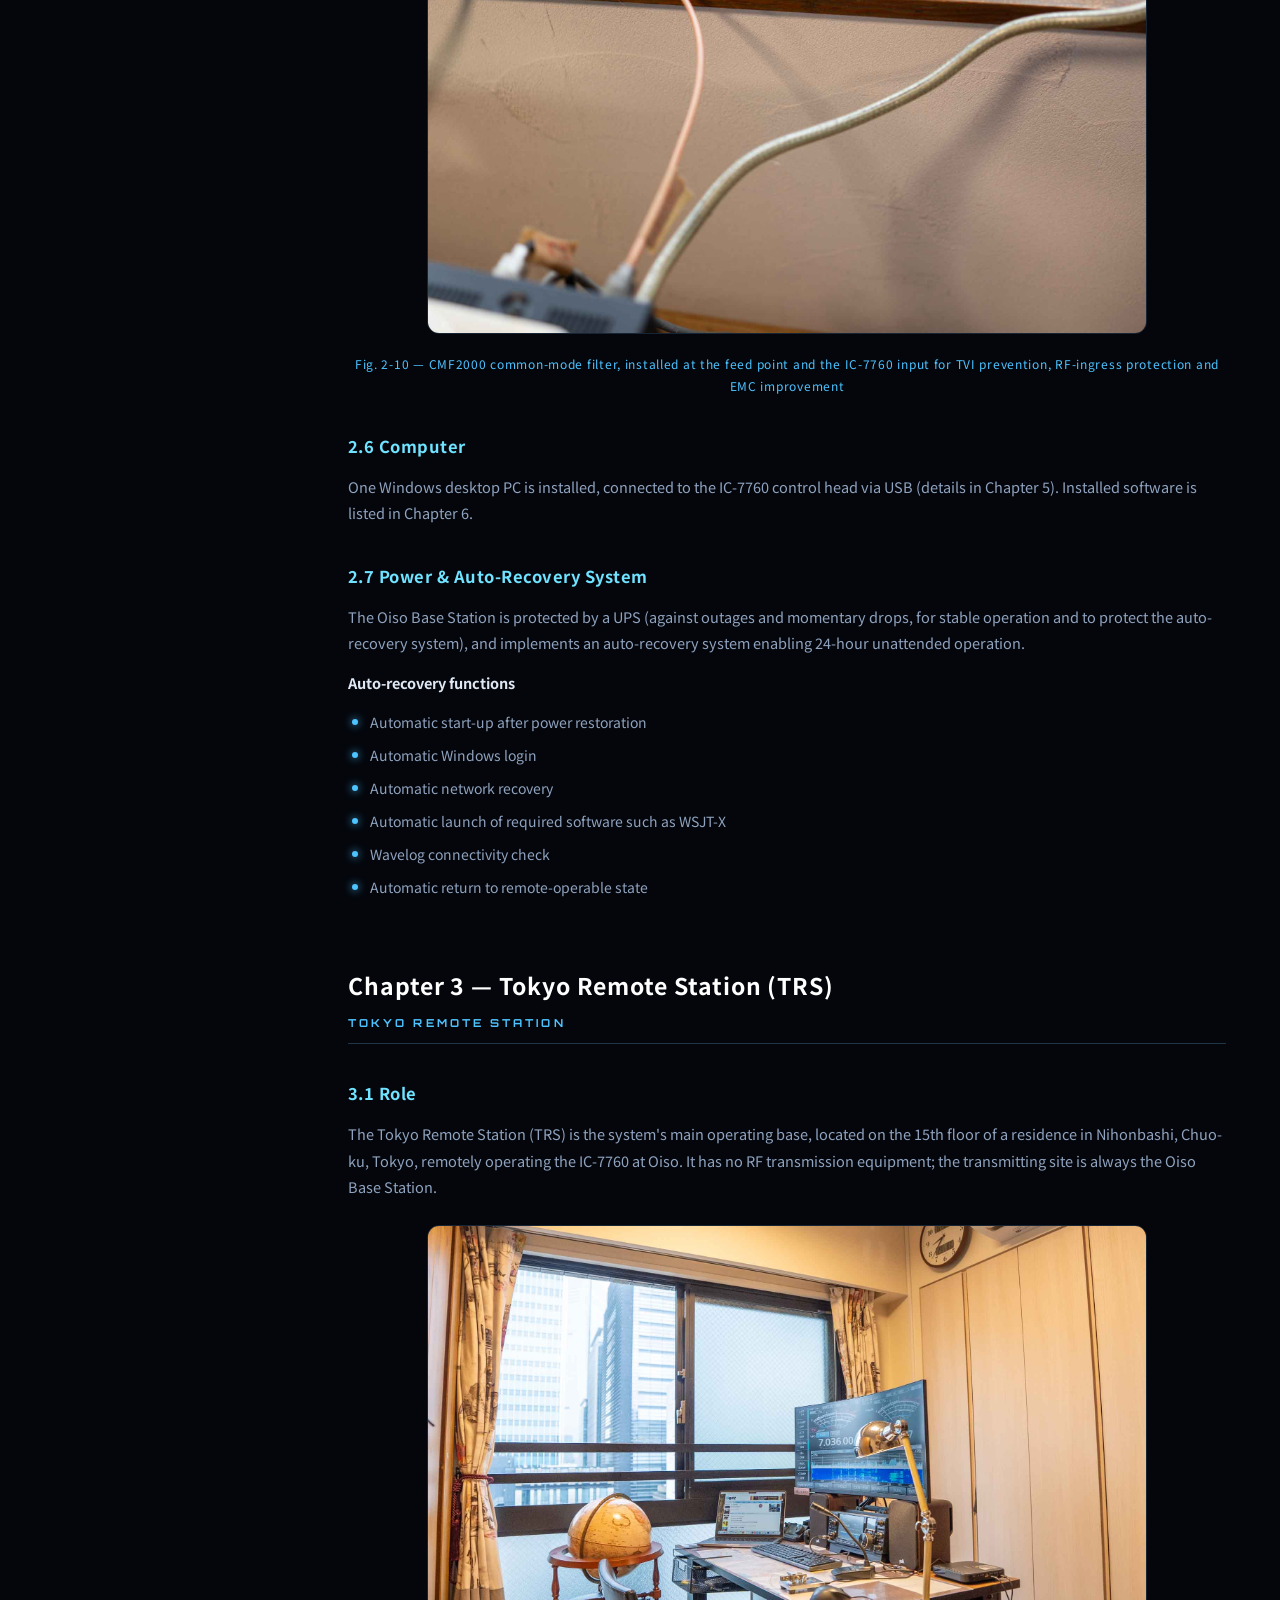
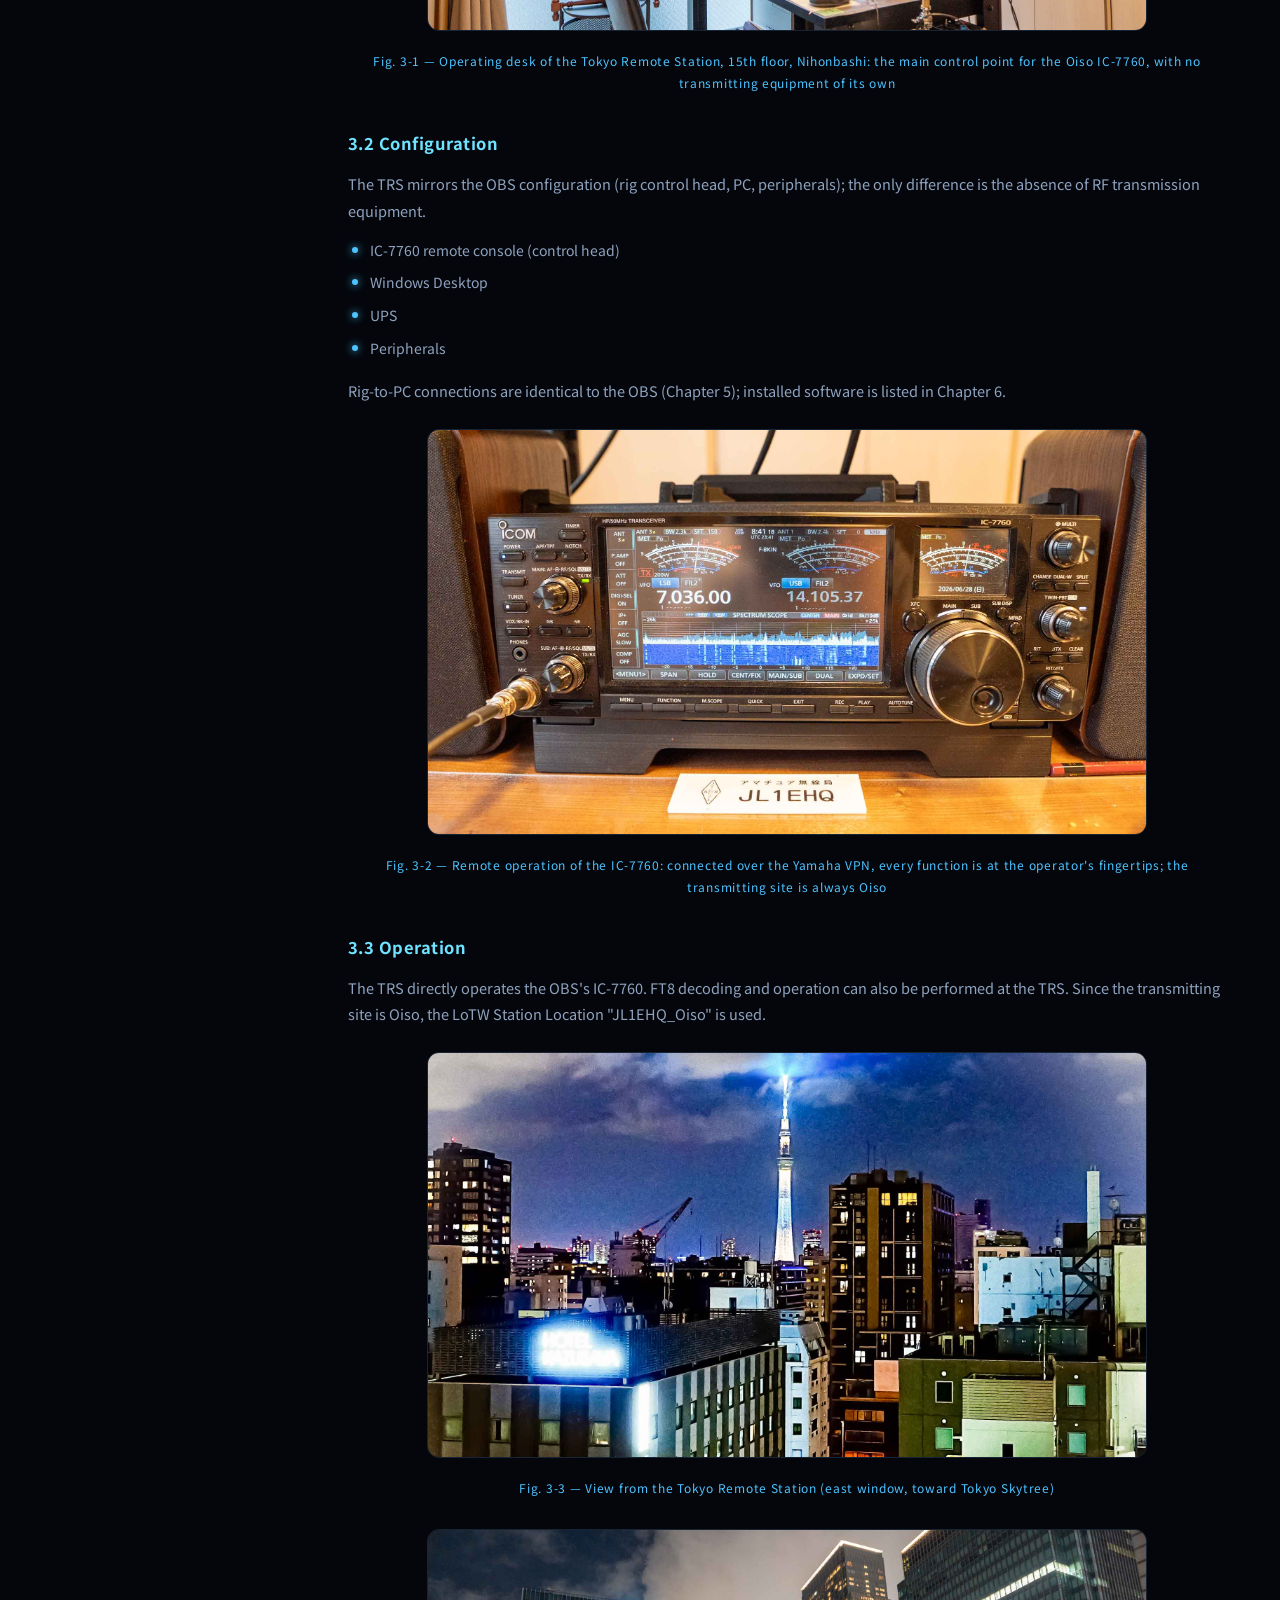
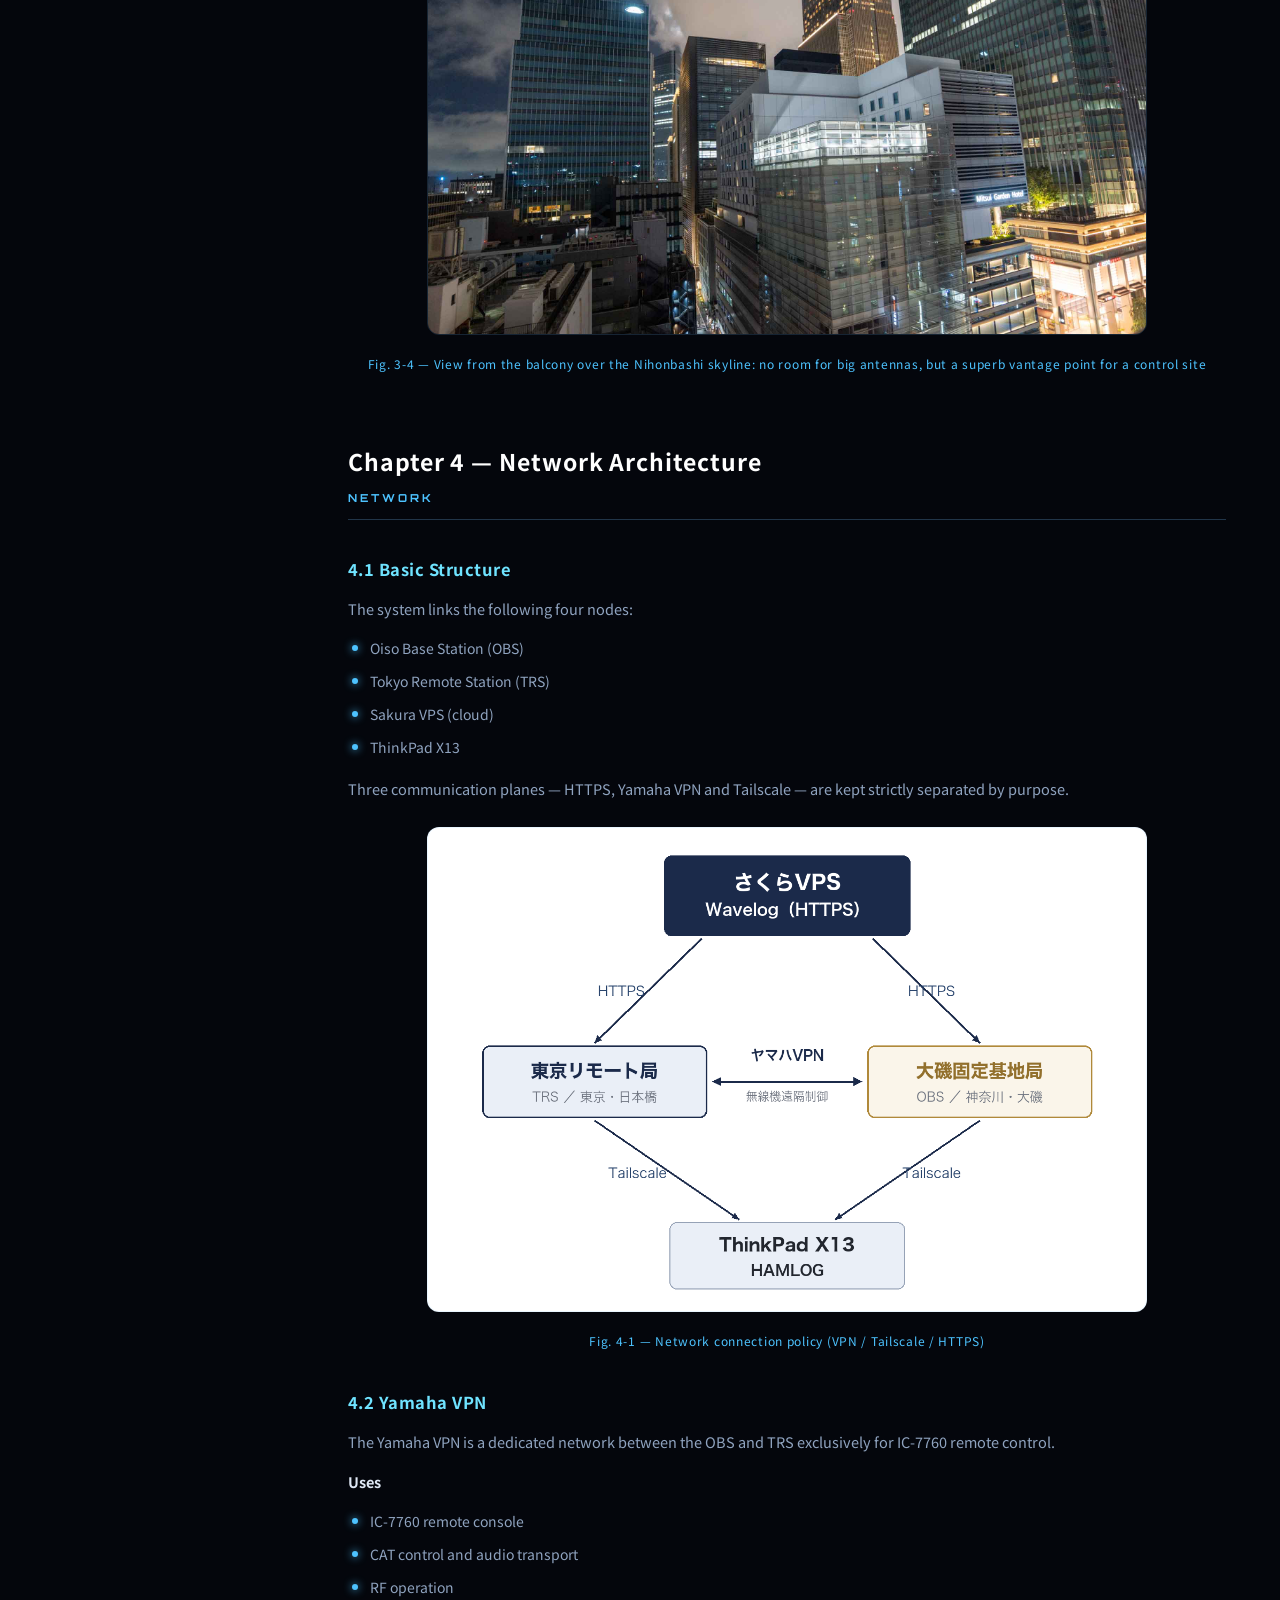
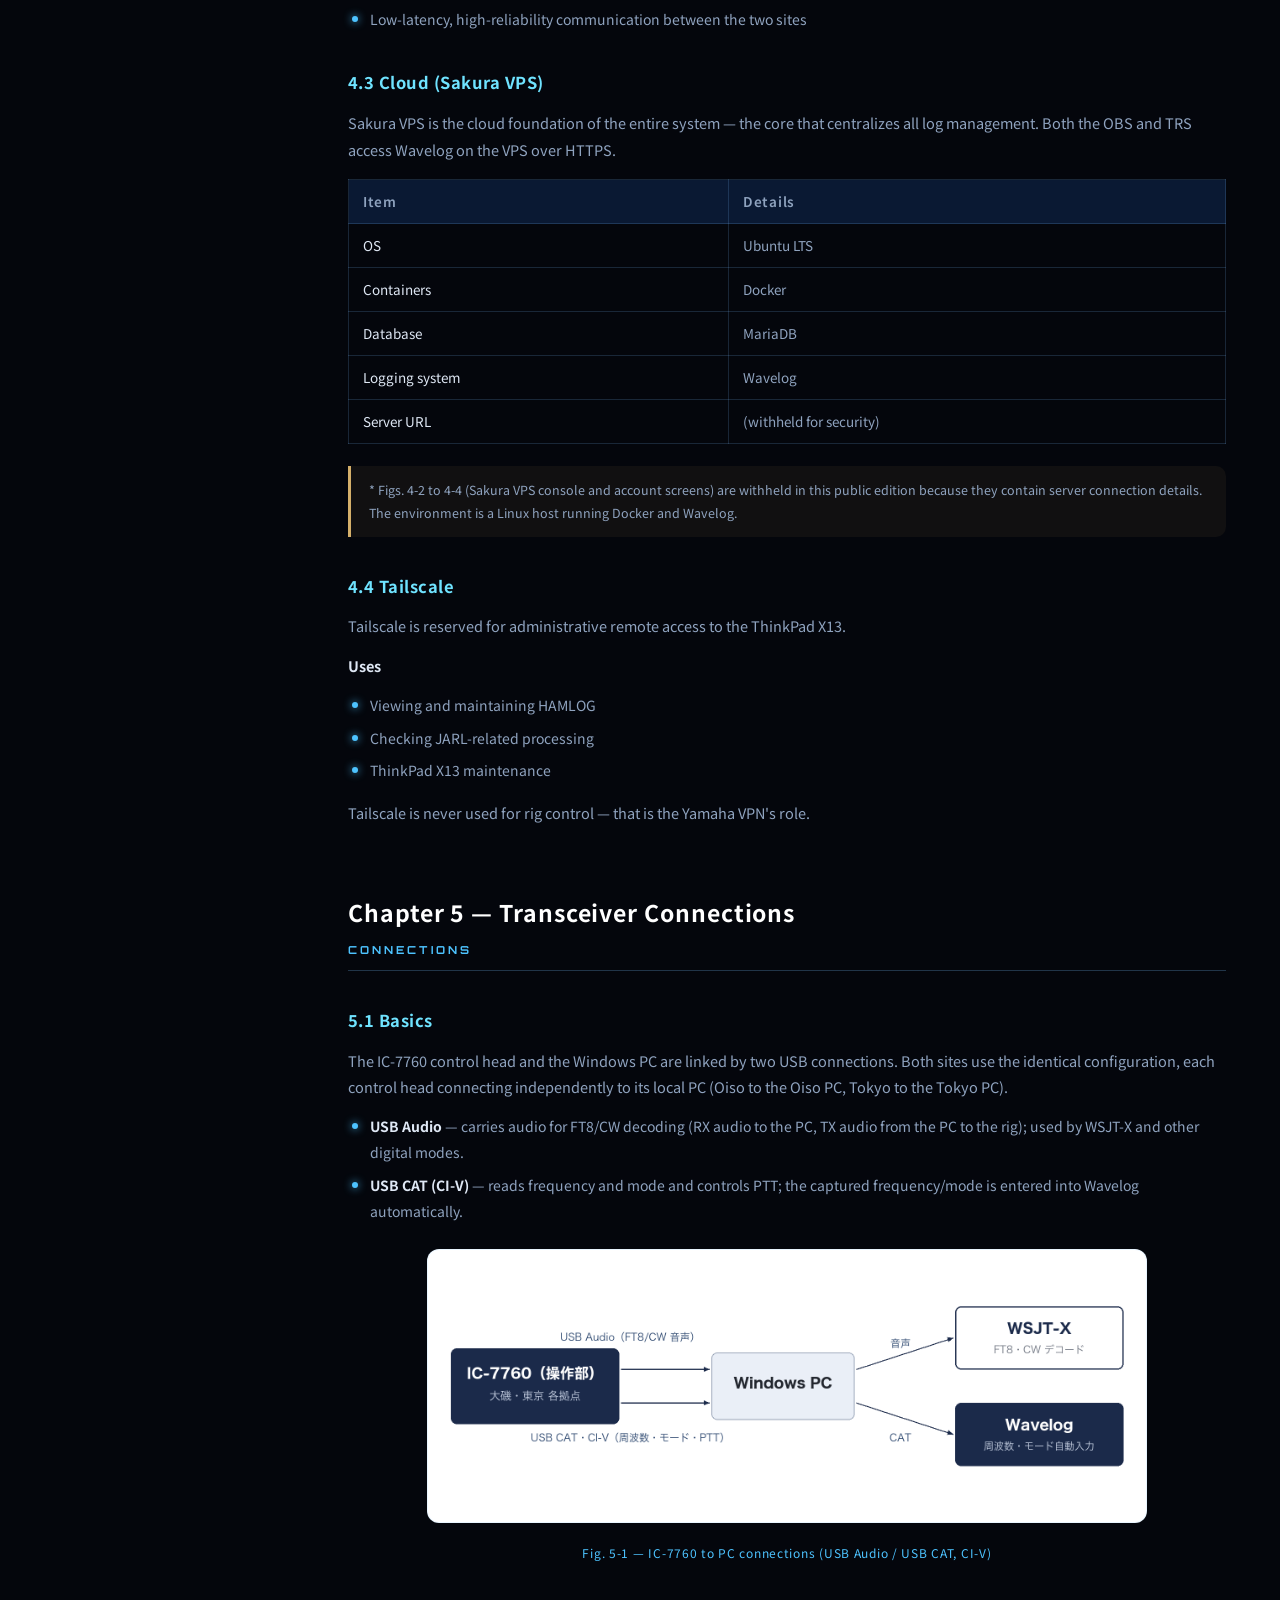
<file: spec.html>
<!DOCTYPE html>
<html lang="ja" class="lang-ja">
<head>
<meta charset="utf-8">
<meta name="viewport" content="width=device-width, initial-scale=1">
<title>遠隔操作無線システム仕様書 | JL1EHQ — Remote-Controlled Radio System Specification</title>
<meta name="description" content="JL1EHQ 遠隔操作無線システム Version 1.0 Final の完全仕様書（日英対応）。大磯200W固定局・東京リモート局・クラウドログ・AIエージェント構想の全貌。">
<link rel="canonical" href="https://jl1ehq.com/spec.html">
<meta property="og:type" content="article">
<meta property="og:title" content="JL1EHQ System Specification — Cloud / Remote / AI Integrated Radio Station">
<meta property="og:url" content="https://jl1ehq.com/spec.html">
<meta property="og:image" content="https://jl1ehq.com/images/antenna_mast.jpg">
<link rel="icon" type="image/svg+xml" href="favicon.svg">
<link rel="preconnect" href="https://fonts.googleapis.com">
<link rel="preconnect" href="https://fonts.gstatic.com" crossorigin>
<link href="https://fonts.googleapis.com/css2?family=Orbitron:wght@500;700;800&family=Audiowide&family=Noto+Sans+JP:wght@400;500;700&display=swap" rel="stylesheet">
<link rel="stylesheet" href="assets/v2.css">
<style>
/* ---- spec page extensions (dark glass document) ---- */
.spec2-hero { background: radial-gradient(ellipse at 50% -20%, rgba(47,124,255,.22), transparent 60%), var(--bg); text-align:center; padding: 130px 22px 60px; border-bottom: 1px solid rgba(120,190,255,.12); }
.spec2-hero h1 { color:#fff; font-size: clamp(21px, 3.6vw, 34px); letter-spacing:.06em; margin-bottom:12px; }
.spec2-hero .docno { color: var(--glow); font-family:"Orbitron",sans-serif; font-size:11px; letter-spacing:.3em; margin-bottom:16px; }
.spec2-hero .note { color: var(--text-dim); font-size:12.5px; max-width:760px; margin:0 auto; }
.spec2-layout { display:grid; grid-template-columns: 250px 1fr; gap:44px; max-width:1220px; margin:0 auto; padding:46px 24px 80px; }
.toc2 { position:sticky; top:86px; align-self:start; font-size:12.5px; max-height: calc(100vh - 110px); overflow-y:auto; padding-right: 6px; }
.toc2 h4 { color:var(--gold); font-family:"Orbitron",sans-serif; font-size:11px; letter-spacing:.3em; margin-bottom:12px; }
.toc2 a { display:block; color:var(--text-dim); padding:5px 0 5px 12px; border-left:1px solid rgba(120,190,255,.18); transition:.2s; }
.toc2 a:hover { color:var(--cyan); border-left-color:var(--glow); }
.doc { min-width:0; }
.doc h2 { color:#fff; font-size:23px; letter-spacing:.04em; margin:64px 0 6px; padding-bottom:10px; border-bottom:1px solid rgba(120,190,255,.25); }
.doc h2:first-child { margin-top:0; }
.doc h2 .ch-en { display:block; color:var(--glow); font-family:"Orbitron",sans-serif; font-size:11px; letter-spacing:.28em; margin-top:6px; }
.doc h3 { color:var(--cyan); font-size:16.5px; margin:34px 0 12px; letter-spacing:.03em; }
.doc p { color:var(--text-dim); font-size:14.5px; margin-bottom:13px; }
.doc b { color:var(--text); }
.doc ul { padding-left:2px; margin:10px 0 16px; }
.doc li { list-style:none; color:var(--text-dim); font-size:14px; padding-left:20px; position:relative; margin-bottom:7px; }
.doc li::before { content:""; position:absolute; left:2px; top:9px; width:6px; height:6px; border-radius:50%; background:var(--glow); box-shadow:0 0 8px var(--glow); }
.doc table { border-collapse:collapse; width:100%; margin:16px 0 22px; font-size:13.5px; }
.doc th { background:rgba(47,124,255,.16); color:#fff; font-weight:600; letter-spacing:.05em; }
.doc th, .doc td { border:1px solid rgba(120,190,255,.18); padding:9px 14px; text-align:left; color:var(--text-dim); }
.doc td:first-child { color:var(--text); }
.doc figure { margin:24px 0 30px; text-align:center; }
.doc figure img { display:inline-block; max-width:min(720px,100%); border-radius:12px; border:1px solid rgba(120,190,255,.16); background:#fff; padding:6px; }
.doc figure.photo img { background:transparent; padding:0; }
.doc figcaption { color:var(--glow); font-size:12px; margin-top:10px; letter-spacing:.06em; }
.doc .omitted { background:rgba(212,175,106,.06); border-left:3px solid var(--gold); border-radius:0 10px 10px 0; padding:12px 18px; font-size:12.5px; color:var(--text-dim); margin:20px 0; }
.doc .quote { border-left:3px solid var(--glow); padding:4px 18px; margin:20px 0; color:var(--text); font-size:15px; }
.doc-end { text-align:center; margin-top:70px; padding-top:30px; border-top:1px solid rgba(120,190,255,.15); color:var(--text-dim); font-size:12px; letter-spacing:.1em; }
.doc-end .display { color:var(--glow); letter-spacing:.3em; margin-bottom:8px; }
@media (max-width:900px){ .spec2-layout{grid-template-columns:1fr;} .toc2{position:static; max-height:none;} }
</style>
</head>
<body>
<header class="hdr">
  <a class="logo display" href="index.html">JL1EHQ<small>SYSTEM SPECIFICATION</small></a>
  <div style="display:flex;align-items:center">
    <nav class="nav" id="nav" style="position:static;transform:none;flex-direction:row;background:none;border:none;padding:0">
      <a href="index.html">← HOME</a>
    </nav>
    <button class="lang-btn" id="langBtn">🇺🇸 English</button>
  </div>
</header>

<div class="spec2-hero">
  <div class="docno">JL1EHQ-CRA-V1-FMS-001 ／ VERSION 1.0 FINAL — MASTER SPECIFICATION</div>
  <h1><span class="ja">遠隔操作無線システム仕様書</span><span class="en">Remote-Controlled Radio System<br>— System Specification</span></h1>
  <p class="note"><span class="ja">著者：髙木俊郎（JL1EHQ）。本ページは原本仕様書の全文を掲載した公開版です。自宅が特定できる写真、およびサーバーの接続情報（アドレス等）のみ、防犯・セキュリティのため伏せています。</span><span class="en">Author: Toshio Takagi (JL1EHQ). This page publishes the complete text of the original specification. Only photos that could identify the author's residence and server connection details are withheld for security.</span></p>
</div>

<div class="spec2-layout">
<nav class="toc2">
  <h4>CONTENTS</h4>
  <a href="#ch1"><span class="ja">第1章　目的</span><span class="en">1. Purpose</span></a>
  <a href="#ch2"><span class="ja">第2章　大磯固定基地局（OBS）</span><span class="en">2. Oiso Base Station (OBS)</span></a>
  <a href="#ch3"><span class="ja">第3章　東京リモート局（TRS）</span><span class="en">3. Tokyo Remote Station (TRS)</span></a>
  <a href="#ch4"><span class="ja">第4章　ネットワーク構成</span><span class="en">4. Network Architecture</span></a>
  <a href="#ch5"><span class="ja">第5章　無線機接続構成</span><span class="en">5. Transceiver Connections</span></a>
  <a href="#ch6"><span class="ja">第6章　ソフト構成</span><span class="en">6. Software</span></a>
  <a href="#ch7"><span class="ja">第7章　ログ管理</span><span class="en">7. Log Management</span></a>
  <a href="#ch8"><span class="ja">第8章　LoTW</span><span class="en">8. LoTW</span></a>
  <a href="#ch9"><span class="ja">第9章　eQSL</span><span class="en">9. eQSL</span></a>
  <a href="#ch10"><span class="ja">第10章　QRZ.com XML</span><span class="en">10. QRZ.com XML</span></a>
  <a href="#ch11"><span class="ja">第11章　HAMLOG</span><span class="en">11. HAMLOG</span></a>
  <a href="#ch12"><span class="ja">第12章　JARL運用</span><span class="en">12. JARL Operations</span></a>
  <a href="#ch13"><span class="ja">第13章　UPSシステム</span><span class="en">13. UPS System</span></a>
  <a href="#ch14"><span class="ja">第14章　AIエージェント構想</span><span class="en">14. AI Agent Concept</span></a>
  <a href="#profile"><span class="ja">プロフィール</span><span class="en">Profile</span></a>
</nav>

<main class="doc">

<!-- ============ 第1章 ============ -->
<h2 id="ch1"><span class="ja">第1章　目的</span><span class="en">Chapter 1 — Purpose</span><span class="ch-en">PURPOSE</span></h2>

<h3><span class="ja">1.1　本システムの目的</span><span class="en">1.1 Purpose of the System</span></h3>
<p><span class="ja">本システムの目的は、最先端の<b>リモート運用による総合無線システム</b>の実証実験である。その概要は、200W HF固定無線局を神奈川県大磯に設置し、東京日本橋のマンション15階より<b>遠隔操作で運用</b>する。その、<b>交信記録（ログ）をクラウド上で一元管理し、必要情報が瞬時に描画される最先端のシステム</b>の実現である。</span>
<span class="en">The purpose of this system is a proof-of-concept of a <b>state-of-the-art integrated radio station operated entirely by remote control</b>. A 200W HF fixed station is installed in Oiso, Kanagawa, and is <b>operated remotely</b> from the 15th floor of a residence in Nihonbashi, Tokyo. All QSO records (logs) are <b>managed centrally in the cloud, with the information the operator needs rendered instantly</b>.</span></p>
<p><span class="ja">本システムを、<b>大磯固定基地局（Oiso Base Station：OBS）</b>と<b>東京リモート局（Tokyo Remote Station：TRS）</b>と呼ぶ。</span>
<span class="en">The two sites are called the <b>Oiso Base Station (OBS)</b> and the <b>Tokyo Remote Station (TRS)</b>.</span></p>

<h3><span class="ja">1.2　システム構築の経緯</span><span class="en">1.2 Background</span></h3>
<p><span class="ja">ICOM『IC-7760』を新規購入し、神奈川県大磯の自宅に設置した。自宅の敷地は決して広くはないが、HFアンテナの設置が可能であり、3.5MHzフルサイズダイポール、7MHzフルサイズダイポール、14MHz 2エレ八木、そして3.5〜50MHz対応のCPATUの4基のアンテナを設置した。ここまでは従来通りのアマチュア無線局である。</span>
<span class="en">A new ICOM IC-7760 was purchased and installed at the author's home in Oiso, Kanagawa. The lot is by no means large, but it can accommodate HF antennas: four were erected — a full-size dipole for 3.5 MHz, a full-size dipole for 7 MHz, a 2-element Yagi for 14 MHz, and a CPATU covering 3.5–50 MHz. Up to this point it was a conventional amateur radio station.</span></p>
<p><span class="ja">ところが、私の生活と仕事の拠点は、東京都日本橋である。都心のマンションから、大型アンテナによる200W運用――この夢が、<b>IC-7760の遠隔操作</b>で実現した。IC-7760の操作部を東京都日本橋に設置し、神奈川県大磯とのVPN接続により、想像を超える快適な遠隔操作環境ができあがった。</span>
<span class="en">However, the author's life and work are based in Nihonbashi, Tokyo. Operating 200 watts into large antennas from a downtown high-rise — that dream came true through <b>remote control of the IC-7760</b>. With the IC-7760's control head installed in Nihonbashi and a VPN link to Oiso, a remote-operating environment more comfortable than imagined was completed.</span></p>
<p><span class="ja">何のタイムラグもなく、リモート操作の大成功である。CW、SSB、FT8――すべての運用は何の問題もない。ところが、ログシステムには困った。HAMLOGを持ち歩くのも面倒であり、無線機との接続にも問題がある。クラウド型のログソフトにはサーバー設置の障壁が立ちはだかったが、ChatGPTを相手に構想を練り、さくらVPSを使ってクラウドサーバーを独自構築した。プログラム作成と実装は、Claude Codeが担当した。</span>
<span class="en">With no perceptible latency, the remote operation was a complete success — CW, SSB and FT8 all work flawlessly. Logging, however, was a headache. Carrying HAMLOG around was cumbersome and connecting it to the rig was problematic. Cloud logging software faced the hurdle of standing up a server, but the author refined the concept in dialogue with ChatGPT and built a private cloud server on Sakura VPS. Programming and implementation were handled by Claude Code.</span></p>
<p><span class="ja">ログは、クラウド型のWavelogを導入し、LoTW・eQSL・QRZ.comなどを自動連携。HAMLOGも自動連携し、JARL情報にも対応した。</span>
<span class="en">For logging, cloud-based Wavelog was adopted, with automatic links to LoTW, eQSL and QRZ.com. HAMLOG is synchronized automatically as well, covering JARL-related workflows.</span></p>

<h3><span class="ja">1.3　設計方針</span><span class="en">1.3 Design Principles</span></h3>
<p><span class="ja">本システムは、RF設備（送受信・アンテナ郡）は大磯固定基地局（OBS）へ集約し、東京リモート局（TRS）は運営・操作のみを担当する。</span>
<span class="en">All RF equipment (transceiver and antenna farm) is concentrated at the Oiso Base Station (OBS); the Tokyo Remote Station (TRS) is responsible solely for operation and control.</span></p>
<ul>
<li><span class="ja">大磯固定基地局を本システムの常設基地局（固定局200W）とし、無人運転可能な自動復帰システムを持つ</span><span class="en">The Oiso Base Station is the permanent base (200W fixed station), equipped with an auto-recovery system for unattended operation</span></li>
<li><span class="ja"><b>Wavelogを正本（唯一のマスターログ／Single Source of Truth）とする</b></span><span class="en"><b>Wavelog is the master log — the Single Source of Truth</b></span></li>
<li><span class="ja">HAMLOGはWavelogの副本とし、Wavelogから自動同期し、JARL情報・紙QSL等の国内運用を担う</span><span class="en">HAMLOG is a replica of Wavelog, synced automatically, handling domestic work such as JARL data and paper QSLs</span></li>
<li><span class="ja">LoTW・eQSL・QRZ.comはWavelogから直接連携する（HAMLOGを経由しない）</span><span class="en">LoTW, eQSL and QRZ.com are fed directly from Wavelog (never via HAMLOG)</span></li>
<li><span class="ja"><b>FT8は自動ログ登録、CW・SSBはログ手入力</b></span><span class="en"><b>FT8 QSOs are logged automatically; CW and SSB are entered manually</b></span></li>
</ul>

<h3><span class="ja">1.4　システム全体像</span><span class="en">1.4 System Overview</span></h3>
<p><span class="ja">遠隔操作無線システムは、以下の4システムで構成する。</span><span class="en">The remote-controlled radio system consists of the following four subsystems.</span></p>
<table>
<tr><th><span class="ja">システム</span><span class="en">Subsystem</span></th><th><span class="ja">役割</span><span class="en">Role</span></th></tr>
<tr><td><span class="ja">大磯固定基地局（OBS）</span><span class="en">Oiso Base Station (OBS)</span></td><td><span class="ja">RF送信基地・バックアップ基地</span><span class="en">RF transmission base / backup base</span></td></tr>
<tr><td><span class="ja">東京リモート局（TRS）</span><span class="en">Tokyo Remote Station (TRS)</span></td><td><span class="ja">メインリモート運営基地</span><span class="en">Main remote operating base</span></td></tr>
<tr><td><span class="ja">さくらVPS</span><span class="en">Sakura VPS (cloud)</span></td><td><span class="ja">Wavelogマスターサーバー</span><span class="en">Wavelog master server</span></td></tr>
<tr><td>ThinkPad X13</td><td><span class="ja">HAMLOG・JARL専用端末</span><span class="en">Dedicated HAMLOG / JARL terminal</span></td></tr>
</table>
<figure><img src="images/image_003.png" alt="System overview" loading="lazy"><figcaption><span class="ja">図1-1　システム全体構成図</span><span class="en">Fig. 1-1 — Overall system architecture</span></figcaption></figure>

<!-- ============ 第2章 ============ -->
<h2 id="ch2"><span class="ja">第2章　大磯固定基地局（Oiso Base Station : OBS）</span><span class="en">Chapter 2 — Oiso Base Station (OBS)</span><span class="ch-en">OISO BASE STATION</span></h2>

<h3><span class="ja">2.1　役割</span><span class="en">2.1 Role</span></h3>
<p><span class="ja">大磯固定基地局（OBS）は本システム唯一のRF送信基地であり、神奈川県大磯に設置した200W常設無線局である。実際の電波送信はすべて大磯固定基地局から行われる。</span>
<span class="en">The Oiso Base Station (OBS) is the system's only RF transmission base — a permanent 200W station in Oiso, Kanagawa. Every actual transmission originates here.</span></p>
<ul>
<li><span class="ja">RF送信基地（200W）</span><span class="en">RF transmission base (200W)</span></li>
<li><span class="ja">IC-7760本体設置</span><span class="en">Hosts the IC-7760 RF deck</span></li>
<li><span class="ja">アンテナ設備</span><span class="en">Antenna facilities</span></li>
<li><span class="ja">バックアップ運用基地</span><span class="en">Backup operating base</span></li>
<li><span class="ja">自動復帰システムによる無人運転</span><span class="en">Unattended operation via auto-recovery system</span></li>
<li><span class="ja">UPS電源保護</span><span class="en">UPS power protection</span></li>
</ul>
<div class="omitted"><span class="ja">※ 図2-1「大磯固定基地局 全景（神奈川県中郡大磯町）」（住宅街の一角に3.5MHz・7MHzフルサイズダイポール、14MHz 2エレ八木、CPATUの4基のアンテナを設置）は、自宅が特定できる写真のため公開版では割愛しています。</span><span class="en">* Fig. 2-1 "Full view of the Oiso Base Station" (four antennas — 3.5/7 MHz full-size dipoles, a 14 MHz 2-element Yagi and a CPATU — in a residential neighborhood) is withheld in this public edition because it could identify the author's residence.</span></div>

<h3><span class="ja">2.2　設置場所</span><span class="en">2.2 Location</span></h3>
<p><span class="ja">神奈川県中郡大磯町（Grid Locator：PM95RM ／ JCG：11006B）。200W固定局（移動しない）として神奈川県中郡大磯町に免許された常設無線局である。</span>
<span class="en">Oiso-machi, Naka-gun, Kanagawa (Grid Locator PM95RM / JCG 11006B). Licensed as a 200W fixed (non-mobile) station in Oiso, Kanagawa.</span></p>
<figure><img src="images/image_035.png" alt="License information" loading="lazy"><figcaption><span class="ja">図2-2　無線局免許状等情報（総務省・JL1EHQ）</span><span class="en">Fig. 2-2 — Station license record (Ministry of Internal Affairs and Communications, JL1EHQ)</span></figcaption></figure>

<h3><span class="ja">2.3　無線機</span><span class="en">2.3 Transceiver</span></h3>
<table>
<tr><th><span class="ja">項目</span><span class="en">Item</span></th><th><span class="ja">内容</span><span class="en">Details</span></th></tr>
<tr><td><span class="ja">無線機</span><span class="en">Transceiver</span></td><td>ICOM IC-7760</td></tr>
<tr><td><span class="ja">最大送信出力</span><span class="en">Max output</span></td><td>200W</td></tr>
<tr><td><span class="ja">運用周波数</span><span class="en">Frequency range</span></td><td>3.5MHz〜50MHz</td></tr>
<tr><td><span class="ja">運用モード</span><span class="en">Modes</span></td><td>FT8 ／ CW ／ SSB</td></tr>
</table>
<p><span class="ja">運用バンド：3.5／7／10／14／18／21／24／28／50MHz</span><span class="en">Operating bands: 3.5 / 7 / 10 / 14 / 18 / 21 / 24 / 28 / 50 MHz</span></p>
<figure class="photo"><img src="images/image_004.jpg" alt="Operating desk at OBS" loading="lazy"><figcaption><span class="ja">図2-3　大磯固定基地局 運用卓全景 — IC-7760を中心とした200W常設RF送信基地の標準運用環境</span><span class="en">Fig. 2-3 — Operating desk at the Oiso Base Station: the standard environment of the 200W permanent RF base, centered on the IC-7760</span></figcaption></figure>

<h3><span class="ja">2.4　アンテナ設備</span><span class="en">2.4 Antenna Facilities</span></h3>
<div class="omitted"><span class="ja">※ 図2-4「大磯固定基地局 アンテナ全景」は自宅が写り込むため公開版では割愛しています。</span><span class="en">* Fig. 2-4 "Antenna farm overview" is withheld in this public edition as it shows the residence.</span></div>
<figure class="photo"><img src="images/image_007.jpg" alt="Antenna mast" loading="lazy"><figcaption><span class="ja">図2-5　アンテナマスト</span><span class="en">Fig. 2-5 — Antenna mast</span></figcaption></figure>
<p><span class="ja"><b>専用アンテナ</b></span><span class="en"><b>Dedicated antennas</b></span></p>
<table>
<tr><th><span class="ja">バンド</span><span class="en">Band</span></th><th><span class="ja">アンテナ</span><span class="en">Antenna</span></th><th><span class="ja">最大送信出力</span><span class="en">Max power</span></th></tr>
<tr><td>3.5MHz</td><td><span class="ja">フルサイズダイポール</span><span class="en">Full-size dipole</span></td><td>200W</td></tr>
<tr><td>7MHz</td><td><span class="ja">フルサイズダイポール</span><span class="en">Full-size dipole</span></td><td>200W</td></tr>
<tr><td>14MHz</td><td><span class="ja">2エレメント八木</span><span class="en">2-element Yagi</span></td><td>200W</td></tr>
</table>
<figure class="photo"><img src="images/image_008.jpg" alt="Dipole feed point" loading="lazy"><figcaption><span class="ja">図2-6　フルサイズダイポール給電部</span><span class="en">Fig. 2-6 — Feed point of the full-size dipole</span></figcaption></figure>
<p><span class="ja"><b>CPATU（全バンド対応補助アンテナ）</b> — 本システムの全バンド対応補助アンテナシステムとする。対応バンドは3.5／7／10／14／18／21／24／28／50MHz、最大送信出力は100W。</span>
<span class="en"><b>CPATU (all-band auxiliary antenna)</b> — the system's all-band auxiliary antenna, covering 3.5 / 7 / 10 / 14 / 18 / 21 / 24 / 28 / 50 MHz with a maximum power of 100W.</span></p>
<figure class="photo"><img src="images/image_009.jpg" alt="Vertical antenna" loading="lazy"><figcaption><span class="ja">図2-7　バーチカルアンテナ</span><span class="en">Fig. 2-7 — Vertical antenna</span></figcaption></figure>
<figure class="photo"><img src="images/image_010.jpg" alt="ICOM AH-730" loading="lazy"><figcaption><span class="ja">図2-8　ICOM AH-730 オートアンテナチューナー — CPATUに整合し、広い周波数範囲で自動的にSWRを追い込む</span><span class="en">Fig. 2-8 — ICOM AH-730 automatic antenna tuner: matches the CPATU, automatically minimizing SWR over a wide frequency range</span></figcaption></figure>
<p><span class="ja"><b>アンテナ運用方針</b> — 通常は専用アンテナを優先使用する。専用アンテナが存在しないバンド、または補助運用時はCPATUを使用する。</span>
<span class="en"><b>Antenna policy</b> — dedicated antennas take priority. The CPATU is used on bands without a dedicated antenna, or for auxiliary operation.</span></p>

<h3><span class="ja">2.5　RFノイズ・TVI対策</span><span class="en">2.5 RF Noise / TVI Countermeasures</span></h3>
<p><span class="ja">大磯固定基地局は200W送信設備として、高いEMC性能を確保する。コモンモードフィルターを以下の2か所へ設置する。</span>
<span class="en">As a 200W transmitting facility, the Oiso Base Station maintains high EMC performance. Common-mode filters are installed at two points:</span></p>
<ul>
<li><span class="ja">アンテナ給電点直下：コモンモード電流低減、アンテナ性能安定化</span><span class="en">Directly below the antenna feed point — reduces common-mode current and stabilizes antenna performance</span></li>
<li><span class="ja">IC-7760アンテナ入力直前：RF回り込み防止、TVI対策、BCI対策、同軸外皮電流低減</span><span class="en">Just before the IC-7760 antenna input — prevents RF ingress, TVI and BCI, and reduces coax shield current</span></li>
</ul>
<figure class="photo"><img src="images/image_011.jpg" alt="Common-mode filter at feed point" loading="lazy"><figcaption><span class="ja">図2-9　アンテナ給電点直下のコモンモードフィルター</span><span class="en">Fig. 2-9 — Common-mode filter directly below the antenna feed point</span></figcaption></figure>
<figure class="photo"><img src="images/image_012.jpg" alt="CMF2000 common-mode filter" loading="lazy"><figcaption><span class="ja">図2-10　CMF2000 コモンモードフィルター — TVI防止・RF回り込み防止・EMC改善を目的とし、アンテナ給電点およびIC-7760入力部へ設置</span><span class="en">Fig. 2-10 — CMF2000 common-mode filter, installed at the feed point and the IC-7760 input for TVI prevention, RF-ingress protection and EMC improvement</span></figcaption></figure>

<h3><span class="ja">2.6　コンピュータ</span><span class="en">2.6 Computer</span></h3>
<p><span class="ja">Windows Desktopを1台設置する。無線機（IC-7760操作部）とはUSBで接続する（詳細は第5章）。インストールソフトは第6章に示す。</span>
<span class="en">One Windows desktop PC is installed, connected to the IC-7760 control head via USB (details in Chapter 5). Installed software is listed in Chapter 6.</span></p>

<h3><span class="ja">2.7　電源設備・自動復帰システム</span><span class="en">2.7 Power &amp; Auto-Recovery System</span></h3>
<p><span class="ja">大磯固定基地局はUPSによる電源バックアップを行い（停電・瞬停対策、安定運用、自動復帰システム保護）、24時間無人運転を可能とする自動復帰システムを実装する。</span>
<span class="en">The Oiso Base Station is protected by a UPS (against outages and momentary drops, for stable operation and to protect the auto-recovery system), and implements an auto-recovery system enabling 24-hour unattended operation.</span></p>
<p><span class="ja"><b>自動復帰システムの機能</b></span><span class="en"><b>Auto-recovery functions</b></span></p>
<ul>
<li><span class="ja">停電復旧後の自動起動</span><span class="en">Automatic start-up after power restoration</span></li>
<li><span class="ja">Windows自動ログイン</span><span class="en">Automatic Windows login</span></li>
<li><span class="ja">ネットワーク自動復旧</span><span class="en">Automatic network recovery</span></li>
<li><span class="ja">WSJT-X等の必要ソフト自動起動</span><span class="en">Automatic launch of required software such as WSJT-X</span></li>
<li><span class="ja">Wavelog接続確認</span><span class="en">Wavelog connectivity check</span></li>
<li><span class="ja">遠隔運用可能状態への自動復帰</span><span class="en">Automatic return to remote-operable state</span></li>
</ul>

<!-- ============ 第3章 ============ -->
<h2 id="ch3"><span class="ja">第3章　東京リモート局（Tokyo Remote Station : TRS）</span><span class="en">Chapter 3 — Tokyo Remote Station (TRS)</span><span class="ch-en">TOKYO REMOTE STATION</span></h2>

<h3><span class="ja">3.1　役割</span><span class="en">3.1 Role</span></h3>
<p><span class="ja">東京リモート局（TRS）は本システムのメイン運営基地である。東京都中央区日本橋マンション15階に設置し、大磯固定基地局のIC-7760を遠隔運用する。RF送信設備は持たず、送信地点は常に大磯固定基地局（OBS）である。</span>
<span class="en">The Tokyo Remote Station (TRS) is the system's main operating base, located on the 15th floor of a residence in Nihonbashi, Chuo-ku, Tokyo, remotely operating the IC-7760 at Oiso. It has no RF transmission equipment; the transmitting site is always the Oiso Base Station.</span></p>
<figure class="photo"><img src="images/trs_main.jpg" alt="Operating desk at TRS" loading="lazy"><figcaption><span class="ja">図3-1　東京リモート局 運用卓 — 東京・日本橋15階の運用デスク。大磯固定基地局のIC-7760を遠隔操作するメイン運営拠点であり、送信設備は持たない</span><span class="en">Fig. 3-1 — Operating desk of the Tokyo Remote Station, 15th floor, Nihonbashi: the main control point for the Oiso IC-7760, with no transmitting equipment of its own</span></figcaption></figure>

<h3><span class="ja">3.2　構成</span><span class="en">3.2 Configuration</span></h3>
<p><span class="ja">東京リモート局は、大磯固定基地局と同じ構成（無線機操作部・PC・周辺機器）を備える。RF送信設備を持たない点のみが異なる。</span>
<span class="en">The TRS mirrors the OBS configuration (rig control head, PC, peripherals); the only difference is the absence of RF transmission equipment.</span></p>
<ul>
<li><span class="ja">IC-7760 リモートコンソール（操作部）</span><span class="en">IC-7760 remote console (control head)</span></li>
<li>Windows Desktop</li>
<li>UPS</li>
<li><span class="ja">周辺機器</span><span class="en">Peripherals</span></li>
</ul>
<p><span class="ja">無線機とPCの接続は大磯固定基地局と同一構成（第5章）である。インストールソフトは第6章に示す。</span>
<span class="en">Rig-to-PC connections are identical to the OBS (Chapter 5); installed software is listed in Chapter 6.</span></p>
<figure class="photo"><img src="images/image_015.jpg" alt="IC-7760 remote console" loading="lazy"><figcaption><span class="ja">図3-2　IC-7760の遠隔操作（リモートコンソール） — ヤマハVPNで大磯固定基地局のIC-7760と接続し、手元で全機能を操作する。送信地点は常に大磯である</span><span class="en">Fig. 3-2 — Remote operation of the IC-7760: connected over the Yamaha VPN, every function is at the operator's fingertips; the transmitting site is always Oiso</span></figcaption></figure>

<h3><span class="ja">3.3　運用</span><span class="en">3.3 Operation</span></h3>
<p><span class="ja">東京リモート局から大磯固定基地局のIC-7760を直接遠隔運用する。FT8デコードおよび運用は東京リモート局でも実施できる。送信地点は大磯固定基地局であり、LoTWのStation Locationは『JL1EHQ_Oiso』を使用する。</span>
<span class="en">The TRS directly operates the OBS's IC-7760. FT8 decoding and operation can also be performed at the TRS. Since the transmitting site is Oiso, the LoTW Station Location "JL1EHQ_Oiso" is used.</span></p>
<figure class="photo"><img src="images/image_016.jpg" alt="View toward Skytree" loading="lazy"><figcaption><span class="ja">図3-3　東京リモート局からの眺望（東側窓・スカイツリー方面）</span><span class="en">Fig. 3-3 — View from the Tokyo Remote Station (east window, toward Tokyo Skytree)</span></figcaption></figure>
<figure class="photo"><img src="images/image_017.jpg" alt="View over Nihonbashi" loading="lazy"><figcaption><span class="ja">図3-4　東京リモート局からの眺望（ベランダ・日本橋ビル群） — 大型アンテナは建てられないが、操作拠点としての眺望は抜群である</span><span class="en">Fig. 3-4 — View from the balcony over the Nihonbashi skyline: no room for big antennas, but a superb vantage point for a control site</span></figcaption></figure>

<!-- ============ 第4章 ============ -->
<h2 id="ch4"><span class="ja">第4章　ネットワーク構成</span><span class="en">Chapter 4 — Network Architecture</span><span class="ch-en">NETWORK</span></h2>

<h3><span class="ja">4.1　基本構成</span><span class="en">4.1 Basic Structure</span></h3>
<p><span class="ja">本システムは、以下の4拠点をネットワークで結ぶ。</span><span class="en">The system links the following four nodes:</span></p>
<ul>
<li><span class="ja">大磯固定基地局（OBS）</span><span class="en">Oiso Base Station (OBS)</span></li>
<li><span class="ja">東京リモート局（TRS）</span><span class="en">Tokyo Remote Station (TRS)</span></li>
<li><span class="ja">さくらVPS（クラウド）</span><span class="en">Sakura VPS (cloud)</span></li>
<li>ThinkPad X13</li>
</ul>
<p><span class="ja">通信方式はHTTPS・ヤマハVPN・Tailscaleの3系統とし、用途を明確に分離する。</span>
<span class="en">Three communication planes — HTTPS, Yamaha VPN and Tailscale — are kept strictly separated by purpose.</span></p>
<figure><img src="images/image_029.png" alt="Network policy diagram" loading="lazy"><figcaption><span class="ja">図4-1　ネットワーク接続方針（VPN／Tailscale／HTTPS）</span><span class="en">Fig. 4-1 — Network connection policy (VPN / Tailscale / HTTPS)</span></figcaption></figure>

<h3><span class="ja">4.2　ヤマハVPN</span><span class="en">4.2 Yamaha VPN</span></h3>
<p><span class="ja">ヤマハVPNは、大磯固定基地局と東京リモート局間のIC-7760遠隔制御専用ネットワークとする。</span>
<span class="en">The Yamaha VPN is a dedicated network between the OBS and TRS exclusively for IC-7760 remote control.</span></p>
<p><span class="ja"><b>用途</b></span><span class="en"><b>Uses</b></span></p>
<ul>
<li><span class="ja">IC-7760 リモートコンソール</span><span class="en">IC-7760 remote console</span></li>
<li><span class="ja">CAT制御・Audio伝送</span><span class="en">CAT control and audio transport</span></li>
<li><span class="ja">RF運用</span><span class="en">RF operation</span></li>
<li><span class="ja">両局間の低遅延・高信頼性通信</span><span class="en">Low-latency, high-reliability communication between the two sites</span></li>
</ul>

<h3><span class="ja">4.3　クラウド（さくらVPS）</span><span class="en">4.3 Cloud (Sakura VPS)</span></h3>
<p><span class="ja">さくらVPSは、本システム全体のクラウド基盤であり、すべてのログ管理を一元化する中核システムである。大磯固定基地局・東京リモート局からはHTTPSでさくらVPS上のWavelogへアクセスする。</span>
<span class="en">Sakura VPS is the cloud foundation of the entire system — the core that centralizes all log management. Both the OBS and TRS access Wavelog on the VPS over HTTPS.</span></p>
<table>
<tr><th><span class="ja">項目</span><span class="en">Item</span></th><th><span class="ja">内容</span><span class="en">Details</span></th></tr>
<tr><td>OS</td><td>Ubuntu LTS</td></tr>
<tr><td><span class="ja">仮想化</span><span class="en">Containers</span></td><td>Docker</td></tr>
<tr><td><span class="ja">データベース</span><span class="en">Database</span></td><td>MariaDB</td></tr>
<tr><td><span class="ja">ログシステム</span><span class="en">Logging system</span></td><td>Wavelog</td></tr>
<tr><td><span class="ja">サーバーURL</span><span class="en">Server URL</span></td><td><span class="ja">（セキュリティのため非公開）</span><span class="en">(withheld for security)</span></td></tr>
</table>
<div class="omitted"><span class="ja">※ 図4-2〜図4-4（さくらVPS管理画面・契約情報・コンソール）は、サーバーの接続情報を含むため公開版では割愛しています。DockerおよびWavelogを運用するLinux環境である。</span><span class="en">* Figs. 4-2 to 4-4 (Sakura VPS console and account screens) are withheld in this public edition because they contain server connection details. The environment is a Linux host running Docker and Wavelog.</span></div>

<h3><span class="ja">4.4　Tailscale</span><span class="en">4.4 Tailscale</span></h3>
<p><span class="ja">Tailscaleは、ThinkPad X13への管理系リモートアクセス専用とする。</span>
<span class="en">Tailscale is reserved for administrative remote access to the ThinkPad X13.</span></p>
<p><span class="ja"><b>用途</b></span><span class="en"><b>Uses</b></span></p>
<ul>
<li><span class="ja">HAMLOG閲覧・保守</span><span class="en">Viewing and maintaining HAMLOG</span></li>
<li><span class="ja">JARL関連処理確認</span><span class="en">Checking JARL-related processing</span></li>
<li><span class="ja">ThinkPad X13メンテナンス</span><span class="en">ThinkPad X13 maintenance</span></li>
</ul>
<p><span class="ja">Tailscaleは無線機遠隔制御には使用しない。無線機遠隔制御はヤマハVPNが担う。</span>
<span class="en">Tailscale is never used for rig control — that is the Yamaha VPN's role.</span></p>

<!-- ============ 第5章 ============ -->
<h2 id="ch5"><span class="ja">第5章　無線機接続構成</span><span class="en">Chapter 5 — Transceiver Connections</span><span class="ch-en">CONNECTIONS</span></h2>

<h3><span class="ja">5.1　基本</span><span class="en">5.1 Basics</span></h3>
<p><span class="ja">IC-7760（操作部）とWindows PCは、2系統のUSB接続で結ぶ。大磯固定基地局・東京リモート局とも同一の接続構成をとり、各拠点の無線機操作盤から、それぞれのWindows PCへ独立して接続する（大磯は大磯のPCへ、東京は東京のPCへ）。</span>
<span class="en">The IC-7760 control head and the Windows PC are linked by two USB connections. Both sites use the identical configuration, each control head connecting independently to its local PC (Oiso to the Oiso PC, Tokyo to the Tokyo PC).</span></p>
<ul>
<li><span class="ja"><b>USB Audio</b> … FT8・CW等のデコード用音声を伝送する（受信音をPCへ、送信音をPCから無線機へ）。WSJT-X等のデジタル通信に用いる。</span><span class="en"><b>USB Audio</b> — carries audio for FT8/CW decoding (RX audio to the PC, TX audio from the PC to the rig); used by WSJT-X and other digital modes.</span></li>
<li><span class="ja"><b>USB CAT（CI-V）</b> … 周波数・モードの取得とPTT（送信）制御を行う。取得した周波数・モードはWavelogへ自動入力される。</span><span class="en"><b>USB CAT (CI-V)</b> — reads frequency and mode and controls PTT; the captured frequency/mode is entered into Wavelog automatically.</span></li>
</ul>
<figure><img src="images/image_013.png" alt="Rig to PC connections" loading="lazy"><figcaption><span class="ja">図5-1　無線機（IC-7760）とPCの接続（USB Audio／USB CAT・CI-V）</span><span class="en">Fig. 5-1 — IC-7760 to PC connections (USB Audio / USB CAT, CI-V)</span></figcaption></figure>

<h3><span class="ja">5.2　接続一覧</span><span class="en">5.2 Connection List</span></h3>
<table>
<tr><th><span class="ja">接続</span><span class="en">Connection</span></th><th><span class="ja">信号</span><span class="en">Signal</span></th><th><span class="ja">用途</span><span class="en">Purpose</span></th></tr>
<tr><td>USB Audio</td><td><span class="ja">送受信音声</span><span class="en">TX/RX audio</span></td><td><span class="ja">FT8・CW等のデコード／変調（WSJT-X）</span><span class="en">Decoding / modulation of FT8, CW etc. (WSJT-X)</span></td></tr>
<tr><td>USB CAT（CI-V）</td><td><span class="ja">周波数・モード・PTT</span><span class="en">Frequency, mode, PTT</span></td><td><span class="ja">周波数／モード取得・送信制御・Wavelog自動入力</span><span class="en">Frequency/mode capture, TX control, automatic Wavelog entry</span></td></tr>
</table>
<p><span class="ja">大磯固定基地局・東京リモート局は同一の接続構成をとり、各拠点の無線機操作盤からそれぞれのWindows PCへ接続する。</span>
<span class="en">The OBS and TRS share the identical configuration, each control head connecting to its own Windows PC.</span></p>

<!-- ============ 第6章 ============ -->
<h2 id="ch6"><span class="ja">第6章　ソフト構成</span><span class="en">Chapter 6 — Software</span><span class="ch-en">SOFTWARE</span></h2>

<h3><span class="ja">6.1　ソフトウェア分類</span><span class="en">6.1 Software Categories</span></h3>
<table>
<tr><th><span class="ja">分類</span><span class="en">Category</span></th><th><span class="ja">ソフトウェア</span><span class="en">Software</span></th></tr>
<tr><td><span class="ja">デジタル通信</span><span class="en">Digital modes</span></td><td>WSJT-X, CW Skimmer</td></tr>
<tr><td><span class="ja">ログ管理</span><span class="en">Logging</span></td><td>Wavelog, HAMLOG</td></tr>
<tr><td><span class="ja">QSL連携</span><span class="en">QSL integration</span></td><td>TQSL, LoTW, eQSL, QRZ.com XML</td></tr>
<tr><td><span class="ja">無線機制御</span><span class="en">Rig control</span></td><td><span class="ja">IC-7760 リモートコンソール</span><span class="en">IC-7760 Remote Console</span></td></tr>
<tr><td><span class="ja">遠隔接続</span><span class="en">Remote connectivity</span></td><td><span class="ja">ヤマハVPN、Tailscale</span><span class="en">Yamaha VPN, Tailscale</span></td></tr>
</table>

<h3><span class="ja">6.2　大磯固定基地局</span><span class="en">6.2 Oiso Base Station</span></h3>
<table>
<tr><th><span class="ja">ソフトウェア</span><span class="en">Software</span></th><th><span class="ja">用途</span><span class="en">Purpose</span></th></tr>
<tr><td>WSJT-X</td><td><span class="ja">FT8運用</span><span class="en">FT8 operation</span></td></tr>
<tr><td>CW Skimmer</td><td><span class="ja">CWデコード・CW運用支援</span><span class="en">CW decoding and operating aid</span></td></tr>
<tr><td>Wavelog</td><td><span class="ja">ログ管理</span><span class="en">Log management</span></td></tr>
<tr><td>TQSL</td><td><span class="ja">LoTWアップロード</span><span class="en">LoTW upload</span></td></tr>
<tr><td>eQSL</td><td><span class="ja">eQSL送受信</span><span class="en">eQSL send/receive</span></td></tr>
<tr><td>QRZ.com XML</td><td><span class="ja">コールサイン検索</span><span class="en">Callsign lookup</span></td></tr>
</table>

<h3><span class="ja">6.3　東京リモート局</span><span class="en">6.3 Tokyo Remote Station</span></h3>
<table>
<tr><th><span class="ja">ソフトウェア</span><span class="en">Software</span></th><th><span class="ja">用途</span><span class="en">Purpose</span></th></tr>
<tr><td><span class="ja">IC-7760 リモートコンソール</span><span class="en">IC-7760 Remote Console</span></td><td><span class="ja">IC-7760制御</span><span class="en">IC-7760 control</span></td></tr>
<tr><td>WSJT-X</td><td><span class="ja">FT8運用</span><span class="en">FT8 operation</span></td></tr>
<tr><td>CW Skimmer</td><td><span class="ja">CWデコード・CW運用支援</span><span class="en">CW decoding and operating aid</span></td></tr>
<tr><td>Wavelog</td><td><span class="ja">ログ管理</span><span class="en">Log management</span></td></tr>
<tr><td>TQSL</td><td><span class="ja">LoTWアップロード</span><span class="en">LoTW upload</span></td></tr>
<tr><td>eQSL</td><td><span class="ja">eQSL送受信</span><span class="en">eQSL send/receive</span></td></tr>
<tr><td>QRZ.com XML</td><td><span class="ja">コールサイン検索</span><span class="en">Callsign lookup</span></td></tr>
</table>

<h3><span class="ja">6.4　ThinkPad X13</span><span class="en">6.4 ThinkPad X13</span></h3>
<table>
<tr><th><span class="ja">ソフトウェア</span><span class="en">Software</span></th><th><span class="ja">用途</span><span class="en">Purpose</span></th></tr>
<tr><td>HAMLOG</td><td><span class="ja">国内ログ</span><span class="en">Domestic logging</span></td></tr>
<tr><td><span class="ja">JARL関連ソフト</span><span class="en">JARL-related software</span></td><td><span class="ja">QSL管理・JARL処理</span><span class="en">QSL management and JARL processing</span></td></tr>
</table>

<!-- ============ 第7章 ============ -->
<h2 id="ch7"><span class="ja">第7章　ログ管理</span><span class="en">Chapter 7 — Log Management</span><span class="ch-en">LOG MANAGEMENT</span></h2>

<h3><span class="ja">7.1　基本方針</span><span class="en">7.1 Policy</span></h3>
<p><span class="ja">本システムでは、<b>Wavelogを正本（唯一のマスターログ／Single Source of Truth）とする</b>。LoTW・eQSL・QRZ.comとは、Wavelogから直接連携する（HAMLOGを経由しない）。HAMLOGはWavelogの副本であり、Wavelogから自動同期され、JARL情報・紙QSL等の国内運用を担う。</span>
<span class="en"><b>Wavelog is the master log — the Single Source of Truth.</b> LoTW, eQSL and QRZ.com are fed directly from Wavelog (never via HAMLOG). HAMLOG is a replica, synced automatically from Wavelog, handling domestic work such as JARL data and paper QSLs.</span></p>
<figure><img src="images/image_022.png" alt="Standard log-integration diagram" loading="lazy"><figcaption><span class="ja">図7-1　ログ連携の標準連携図 ― 全連携ソフトの全体像（Wavelog＝正本、HAMLOG＝副本）</span><span class="en">Fig. 7-1 — Standard log-integration map: all connected software (Wavelog = master, HAMLOG = replica)</span></figcaption></figure>
<figure><img src="images/image_038.png" alt="Wavelog dashboard" loading="lazy"><figcaption><span class="ja">図7-2　Wavelogダッシュボード（本システム唯一のマスターログ） — すべてのQSO情報はWavelogへ登録し、他システムはWavelogから同期される。ログ修正はWavelogで実施し、HAMLOGは同期結果を保持する</span><span class="en">Fig. 7-2 — Wavelog dashboard, the system's sole master log: every QSO is registered here and propagated to the other systems; corrections are made in Wavelog, and HAMLOG holds the synced result</span></figcaption></figure>

<h3><span class="ja">7.2　モード別のログ登録</span><span class="en">7.2 Logging by Mode</span></h3>
<table>
<tr><th><span class="ja">モード</span><span class="en">Mode</span></th><th><span class="ja">登録方法</span><span class="en">Entry method</span></th><th><span class="ja">連携</span><span class="en">Integration</span></th></tr>
<tr><td>FT8</td><td><span class="ja">完全自動登録（WSJT-X → Wavelog）</span><span class="en">Fully automatic (WSJT-X → Wavelog)</span></td><td><span class="ja">Wavelogから直接連携／HAMLOG自動同期</span><span class="en">Direct from Wavelog / auto-sync to HAMLOG</span></td></tr>
<tr><td>CW</td><td><span class="ja">Wavelogへ手入力</span><span class="en">Manual entry in Wavelog</span></td><td><span class="ja">Wavelogから直接連携／HAMLOG自動同期</span><span class="en">Direct from Wavelog / auto-sync to HAMLOG</span></td></tr>
<tr><td>SSB</td><td><span class="ja">Wavelogへ手入力</span><span class="en">Manual entry in Wavelog</span></td><td><span class="ja">Wavelogから直接連携／HAMLOG自動同期</span><span class="en">Direct from Wavelog / auto-sync to HAMLOG</span></td></tr>
</table>

<h3><span class="ja">7.3　Wavelogの役割</span><span class="en">7.3 Wavelog's Role</span></h3>
<ul>
<li><span class="ja">マスターログ管理・QSO履歴管理</span><span class="en">Master log and QSO history management</span></li>
<li><span class="ja">DXCC／WAS／WAZ管理</span><span class="en">DXCC / WAS / WAZ tracking</span></li>
<li><span class="ja">LoTW連携・eQSL連携・QRZ.com XML連携</span><span class="en">LoTW, eQSL and QRZ.com XML integration</span></li>
<li><span class="ja">HAMLOG同期</span><span class="en">HAMLOG synchronization</span></li>
</ul>

<!-- ============ 第8章 ============ -->
<h2 id="ch8"><span class="ja">第8章　LoTW</span><span class="en">Chapter 8 — LoTW</span><span class="ch-en">LOGBOOK OF THE WORLD</span></h2>

<h3><span class="ja">8.1　基本方針</span><span class="en">8.1 Policy</span></h3>
<p><span class="ja">LoTWはWavelogから管理する。LoTWへはWavelogから直接連携する（TQSL経由）。</span>
<span class="en">LoTW is managed from Wavelog, with direct uploads via TQSL.</span></p>
<figure><img src="images/image_023.png" alt="LoTW integration" loading="lazy"><figcaption><span class="ja">図8-1　LoTW連携（標準連携図・該当部を強調）</span><span class="en">Fig. 8-1 — LoTW integration (standard map, relevant path highlighted)</span></figcaption></figure>
<figure><img src="images/image_037.png" alt="ARRL LoTW" loading="lazy"><figcaption><span class="ja">図8-2　ARRL Logbook of the World（LoTW） — ARRLが運営する世界標準の交信証明システム。WavelogからTQSL経由でアップロードする</span><span class="en">Fig. 8-2 — ARRL Logbook of the World: the world-standard QSO confirmation system, uploaded to from Wavelog via TQSL</span></figcaption></figure>

<h3><span class="ja">8.2　Station Location</span><span class="en">8.2 Station Location</span></h3>
<p><span class="ja">使用するStation Locationは<b>JL1EHQ_Oiso</b>。大磯固定基地局・東京リモート局とも同一Station Locationを使用する。理由は、送信地点が常に大磯固定基地局であるためである。</span>
<span class="en">The Station Location <b>JL1EHQ_Oiso</b> is used by both sites, because the transmitting site is always the Oiso Base Station.</span></p>

<h3><span class="ja">8.3　TQSLと運用</span><span class="en">8.3 TQSL and Operation</span></h3>
<p><span class="ja">TQSLは大磯固定基地局・東京リモート局の双方へインストールし、WavelogからLoTWアップロードを実施する。</span>
<span class="en">TQSL is installed at both sites; uploads to LoTW are performed from Wavelog.</span></p>
<figure><img src="images/image_036.png" alt="TQSL certificate" loading="lazy"><figcaption><span class="ja">図8-3　TQSL コールサイン証明書（JL1EHQ） — LoTWアップロードに使用するコールサイン証明書</span><span class="en">Fig. 8-3 — TQSL callsign certificate (JL1EHQ), used for LoTW uploads</span></figcaption></figure>
<table>
<tr><th><span class="ja">モード</span><span class="en">Mode</span></th><th><span class="ja">運用</span><span class="en">Workflow</span></th></tr>
<tr><td>FT8</td><td><span class="ja">自動登録後アップロード</span><span class="en">Upload after automatic logging</span></td></tr>
<tr><td>CW</td><td><span class="ja">Wavelog登録後アップロード</span><span class="en">Upload after Wavelog entry</span></td></tr>
<tr><td>SSB</td><td><span class="ja">Wavelog登録後アップロード</span><span class="en">Upload after Wavelog entry</span></td></tr>
</table>

<!-- ============ 第9章 ============ -->
<h2 id="ch9"><span class="ja">第9章　eQSL</span><span class="en">Chapter 9 — eQSL</span><span class="ch-en">EQSL</span></h2>

<h3><span class="ja">9.1　基本方針</span><span class="en">9.1 Policy</span></h3>
<p><span class="ja">eQSLはWavelogより送受信する。eQSLへはWavelogから直接連携する。</span>
<span class="en">eQSL cards are sent and received from Wavelog, with direct integration.</span></p>
<figure><img src="images/image_024.png" alt="eQSL integration" loading="lazy"><figcaption><span class="ja">図9-1　eQSL連携（標準連携図・該当部を強調）</span><span class="en">Fig. 9-1 — eQSL integration (standard map, relevant path highlighted)</span></figcaption></figure>

<h3><span class="ja">9.2　運用</span><span class="en">9.2 Workflow</span></h3>
<table>
<tr><th><span class="ja">モード</span><span class="en">Mode</span></th><th><span class="ja">運用</span><span class="en">Workflow</span></th></tr>
<tr><td>FT8</td><td><span class="ja">自動</span><span class="en">Automatic</span></td></tr>
<tr><td>CW</td><td><span class="ja">Wavelog手動入力</span><span class="en">Manual entry in Wavelog</span></td></tr>
<tr><td>SSB</td><td><span class="ja">Wavelog手動入力</span><span class="en">Manual entry in Wavelog</span></td></tr>
</table>

<!-- ============ 第10章 ============ -->
<h2 id="ch10"><span class="ja">第10章　QRZ.com XML</span><span class="en">Chapter 10 — QRZ.com XML</span><span class="ch-en">QRZ.COM XML</span></h2>

<h3><span class="ja">10.1　目的</span><span class="en">10.1 Purpose</span></h3>
<p><span class="ja">QRZ.com XMLを利用し、コールサイン情報を取得する。QRZ.comへはWavelogから直接連携する。</span>
<span class="en">The QRZ.com XML service is used to look up callsign information, integrated directly from Wavelog.</span></p>
<figure><img src="images/image_044.png" alt="QRZ.com JL1EHQ page" loading="lazy"><figcaption><span class="ja">図10-1　QRZ.com（JL1EHQページ）</span><span class="en">Fig. 10-1 — QRZ.com (JL1EHQ page)</span></figcaption></figure>
<figure><img src="images/image_026.png" alt="QRZ integration" loading="lazy"><figcaption><span class="ja">図10-2　QRZ.com連携（標準連携図・該当部を強調）</span><span class="en">Fig. 10-2 — QRZ.com integration (standard map, relevant path highlighted)</span></figcaption></figure>

<h3><span class="ja">10.2　利用目的と運用</span><span class="en">10.2 Uses and Operation</span></h3>
<ul>
<li><span class="ja">コールサイン情報取得（名前・QTH取得）</span><span class="en">Callsign lookups (name and QTH)</span></li>
<li><span class="ja">ログ補完</span><span class="en">Log enrichment</span></li>
</ul>
<p><span class="ja">Wavelogから利用し、大磯固定基地局・東京リモート局とも同一アカウントを使用する。</span>
<span class="en">Used from Wavelog, with the same account at both sites.</span></p>

<!-- ============ 第11章 ============ -->
<h2 id="ch11"><span class="ja">第11章　HAMLOG</span><span class="en">Chapter 11 — HAMLOG</span><span class="ch-en">HAMLOG</span></h2>

<h3><span class="ja">11.1　目的・役割</span><span class="en">11.1 Purpose and Role</span></h3>
<p><span class="ja">HAMLOGは国内運用専用システムとする。国内局管理・JARL管理・紙QSL管理・国内検索を担う。</span>
<span class="en">HAMLOG is dedicated to domestic operation: managing Japanese stations, JARL affairs, paper QSLs and domestic lookups.</span></p>
<figure><img src="images/image_042.png" alt="Turbo HAMLOG" loading="lazy"><figcaption><span class="ja">図11-1　Turbo HAMLOG/Win（JL1EHQ） — ThinkPad X13上で稼働する国内運用専用ログシステム</span><span class="en">Fig. 11-1 — Turbo HAMLOG/Win (JL1EHQ), the domestic-only logging system running on the ThinkPad X13</span></figcaption></figure>

<h3><span class="ja">11.2　基本方針</span><span class="en">11.2 Policy</span></h3>
<p><span class="ja">HAMLOGはマスターログではない。マスター（正本）はWavelogである。HAMLOGはWavelogの副本であり、Wavelogから自動同期される。LoTW・eQSL・QRZ.comはHAMLOGを経由せず、Wavelogから直接連携する。</span>
<span class="en">HAMLOG is not the master log — Wavelog is. HAMLOG is a replica, synced automatically from Wavelog. LoTW, eQSL and QRZ.com never route through HAMLOG.</span></p>
<figure><img src="images/image_021.png" alt="Wavelog to HAMLOG sync" loading="lazy"><figcaption><span class="ja">図11-2　Wavelog → HAMLOG 自動同期（標準連携図・該当部を強調）</span><span class="en">Fig. 11-2 — Wavelog → HAMLOG automatic sync (standard map, relevant path highlighted)</span></figcaption></figure>
<figure><img src="images/image_027.png" alt="HAMLOG integration" loading="lazy"><figcaption><span class="ja">図11-3　HAMLOG連携（標準連携図・該当部を強調） — HAMLOGはWavelogから自動同期され、HAMLOGからWavelogへ戻す運用は行わない</span><span class="en">Fig. 11-3 — HAMLOG integration: HAMLOG is synced from Wavelog; nothing ever flows back from HAMLOG to Wavelog</span></figcaption></figure>

<h3><span class="ja">11.3　運用</span><span class="en">11.3 Operation</span></h3>
<p><span class="ja">HAMLOGはThinkPad X13で管理する。大磯固定基地局・東京リモート局からはTailscale経由で必要時のみ利用する（情報閲覧）。通常運転ではX13を直接操作しない。</span>
<span class="en">HAMLOG lives on the ThinkPad X13, accessed from the OBS/TRS via Tailscale only when needed (read-only reference). In normal operation the X13 is not touched directly.</span></p>

<!-- ============ 第12章 ============ -->
<h2 id="ch12"><span class="ja">第12章　JARL運用</span><span class="en">Chapter 12 — JARL Operations</span><span class="ch-en">JARL</span></h2>

<h3><span class="ja">12.1　目的</span><span class="en">12.1 Purpose</span></h3>
<p><span class="ja">JARLに関する国内運用を効率化する。</span><span class="en">To streamline domestic operations related to JARL.</span></p>
<figure><img src="images/image_043.png" alt="JARL member search" loading="lazy"><figcaption><span class="ja">図12-1　JARL会員検索（JL1EHQ・QSLカード転送可） — JARL QSLビューローを経由してQSLカードの転送ができる会員として登録されている</span><span class="en">Fig. 12-1 — JARL member lookup (JL1EHQ, QSL forwarding enabled): registered so that QSL cards can be forwarded via the JARL QSL bureau</span></figcaption></figure>

<h3><span class="ja">12.2　運用システムとデータフロー</span><span class="en">12.2 Systems and Data Flow</span></h3>
<p><span class="ja">JARL運用はThinkPad X13上のHAMLOGを使用する。Wavelogはマスターログとして情報を提供する。</span>
<span class="en">JARL work is done in HAMLOG on the ThinkPad X13, with Wavelog supplying the data as master log.</span></p>
<figure><img src="images/image_028.png" alt="JARL integration" loading="lazy"><figcaption><span class="ja">図12-2　JARL連携（標準連携図・該当部を強調）</span><span class="en">Fig. 12-2 — JARL integration (standard map, relevant path highlighted)</span></figcaption></figure>

<!-- ============ 第13章 ============ -->
<h2 id="ch13"><span class="ja">第13章　UPSシステム</span><span class="en">Chapter 13 — UPS System</span><span class="ch-en">UPS</span></h2>

<h3><span class="ja">13.1　目的</span><span class="en">13.1 Purpose</span></h3>
<p><span class="ja">本システムの安定運用を実現し、停電・瞬停時にもシステムを保護する。大磯固定基地局・東京リモート局ともUPSを標準構成とする。</span>
<span class="en">To ensure stable operation and protect the system through outages and momentary power drops. A UPS is standard equipment at both sites.</span></p>

<h3><span class="ja">13.2　大磯固定基地局</span><span class="en">13.2 Oiso Base Station</span></h3>
<p><span class="ja">保護対象：IC-7760／Windows Desktop／ネットワーク機器／アンテナ制御機器／周辺機器。大磯固定基地局のUPSは自動復帰システム（第2章 2.7）を保護し、24時間無人運転を支える。</span>
<span class="en">Protected loads: IC-7760, Windows desktop, network equipment, antenna control gear and peripherals. The OBS UPS safeguards the auto-recovery system (Section 2.7), supporting 24-hour unattended operation.</span></p>

<h3><span class="ja">13.3　東京リモート局</span><span class="en">13.3 Tokyo Remote Station</span></h3>
<p><span class="ja">保護対象：Windows Desktop／IC-7760 リモートコンソール／ネットワーク機器／周辺機器。</span>
<span class="en">Protected loads: Windows desktop, IC-7760 remote console, network equipment and peripherals.</span></p>

<!-- ============ 第14章 ============ -->
<h2 id="ch14"><span class="ja">第14章　AI（人工知能）エージェント（Version2.0）構想</span><span class="en">Chapter 14 — AI Agent Concept (Version 2.0)</span><span class="ch-en">AI AGENTS</span></h2>

<p><span class="ja">Version2.0では、Version1.0で完成した「身体（遠隔運用）」と「記憶（クラウドログ）」の土台の上に、AI（人工知能）エージェント群を実装する。クラウド上のWavelogに蓄積された全データ（交信記録・DXCC・伝搬・設備情報）をAIが学習・分析し、運用者を支援する「考える無線局」へと進化させる。</span>
<span class="en">Version 2.0 deploys a team of AI agents on the foundation completed in Version 1.0 — the "body" (remote operation) and the "memory" (cloud logging). AI learns from and analyzes everything accumulated in Wavelog (QSO records, DXCC status, propagation, station data), evolving the station into a "thinking station" that supports its operator.</span></p>
<p><span class="ja">すべてのエージェントは統括AIオペレーター（Chief Cyber Operator）が束ね、運用者へは整理された提案として届ける。ただし、本システムの中心思想は変わらない――情報の整理・分析・提案はAIが担い、最終判断と交信そのものは、常に運用者（人間）が行う。</span>
<span class="en">All agents are coordinated by a Chief Cyber Operator, which delivers curated proposals to the operator. The core philosophy is unchanged: AI organizes, analyzes and proposes — the final decision, and every QSO, always belong to the human operator.</span></p>
<figure><img src="images/image_032.png" alt="AI agent lineup" loading="lazy"><figcaption><span class="ja">図14-1　Version2.0 AIエージェント群と日本語名称・主な役割</span><span class="en">Fig. 14-1 — Version 2.0 AI agents: names and primary roles</span></figcaption></figure>

<h3><span class="ja">14.1　AIエージェント一覧</span><span class="en">14.1 Agent Lineup</span></h3>
<table>
<tr><th><span class="ja">日本語名称</span><span class="en">Name (JA)</span></th><th><span class="ja">英語名（コード名）</span><span class="en">Code name</span></th><th><span class="ja">主な役割</span><span class="en">Primary role</span></th></tr>
<tr><td><span class="ja">統括AIオペレーター</span><span class="en">Chief AI Operator</span></td><td>Chief Cyber Operator</td><td><span class="ja">全エージェントの統括・最終提案</span><span class="en">Coordinates all agents; final proposals</span></td></tr>
<tr><td><span class="ja">設備見守りエージェント</span><span class="en">Station Health Agent</span></td><td>Station Health Agent</td><td><span class="ja">設備・電源・ネットワークの監視</span><span class="en">Monitors equipment, power and network</span></td></tr>
<tr><td><span class="ja">DX探索エージェント</span><span class="en">DX Agent</span></td><td>DX Agent</td><td><span class="ja">珍しい局・未交信エンティティの探索</span><span class="en">Hunts rare stations and unworked entities</span></td></tr>
<tr><td><span class="ja">伝搬予測エージェント</span><span class="en">Propagation Agent</span></td><td>Propagation Agent</td><td><span class="ja">電波伝搬の予測</span><span class="en">Forecasts radio propagation</span></td></tr>
<tr><td><span class="ja">アワード管理エージェント</span><span class="en">Award Agent</span></td><td>Award Agent</td><td><span class="ja">DXCC・WAS・WAZ等の進捗管理</span><span class="en">Tracks DXCC, WAS, WAZ progress</span></td></tr>
<tr><td><span class="ja">コンテスト作戦エージェント</span><span class="en">Contest Agent</span></td><td>Contest Agent</td><td><span class="ja">コンテスト運用の作戦支援</span><span class="en">Contest strategy support</span></td></tr>
<tr><td><span class="ja">交信分析エージェント</span><span class="en">QSO Intelligence Agent</span></td><td>QSO Intelligence Agent</td><td><span class="ja">交信記録の分析・提案</span><span class="en">Analyzes QSO records and proposes actions</span></td></tr>
</table>

<h3><span class="ja">14.2　各エージェントの構想</span><span class="en">14.2 Agent Concepts</span></h3>

<p><span class="ja"><b>統括AIオペレーター（Chief Cyber Operator）</b> — 無線局全体を見守る「司令塔」。各エージェントが出した情報を一つに束ね、運用者にとって「いま最も有益な一手」を厳選して提案する。</span>
<span class="en"><b>Chief Cyber Operator</b> — the "command tower" watching over the whole station, weaving each agent's findings into the single most valuable next move for the operator.</span></p>
<ul>
<li><span class="ja">各エージェントの分析結果を統合し、優先順位をつけて通知する</span><span class="en">Integrates the agents' analyses and notifies with priorities assigned</span></li>
<li><span class="ja">無線局全体の状態（設備・伝搬・ログ・QSL）を俯瞰し、見落としを防ぐ</span><span class="en">Oversees the whole station — equipment, propagation, logs, QSLs — preventing oversights</span></li>
<li><span class="ja">運用者の好みや運用スタイルを学習し、提案を個別に最適化する</span><span class="en">Learns the operator's preferences and style, personalizing its proposals</span></li>
<li><span class="ja">「今夜ヨーロッパは狙えるか」など、自然な言葉での対話に応える</span><span class="en">Answers natural-language questions like "Can I work Europe tonight?"</span></li>
</ul>

<p><span class="ja"><b>設備見守りエージェント（Station Health Agent）</b> — 無人運転を支える「保守の番人」。大磯固定基地局・東京リモート局の機器を常時監視し、トラブルを未然に防ぐ。</span>
<span class="en"><b>Station Health Agent</b> — the "guardian of maintenance" behind unattended operation, continuously monitoring both sites to stop trouble before it starts.</span></p>
<ul>
<li><span class="ja">IC-7760・PC・ネットワーク・UPS・室温などを24時間監視する</span><span class="en">Monitors the IC-7760, PCs, network, UPS and room temperature 24/7</span></li>
<li><span class="ja">停電・VPN切断・SWR異常などの予兆を検知し、即時に通知する</span><span class="en">Detects early signs of outages, VPN drops or SWR anomalies and alerts instantly</span></li>
<li><span class="ja">自動復帰システムと連携し、復旧手順の提示や一部の自動復旧を行う</span><span class="en">Works with the auto-recovery system, presenting recovery steps and automating parts of them</span></li>
<li><span class="ja">稼働ログを蓄積し、メンテナンスの最適な時期を予測する</span><span class="en">Accumulates operating logs to predict the best maintenance timing</span></li>
</ul>

<p><span class="ja"><b>DX探索エージェント（DX Agent）</b> — 世界への「水先案内人」。膨大なスポット情報の中から、自分に必要な好機だけを抜き出す。</span>
<span class="en"><b>DX Agent</b> — the "pilot" to the world, extracting only the opportunities that matter from a flood of spots.</span></p>
<ul>
<li><span class="ja">DXクラスター等のスポット情報を収集し、未交信エンティティを自動抽出する</span><span class="en">Collects DX-cluster spots and automatically extracts unworked entities</span></li>
<li><span class="ja">「いま・このバンド・この方角でニューが狙える」好機を通知する</span><span class="en">Alerts to chances of a new one — now, on this band, in this direction</span></li>
<li><span class="ja">DXペディションの予定を取り込み、運用開始前にアラートを出す</span><span class="en">Ingests DXpedition schedules and alerts before operations begin</span></li>
<li><span class="ja">自局のログと突き合わせ、本当に必要な局だけを厳選して提示する</span><span class="en">Cross-checks against the station log to present only truly needed stations</span></li>
</ul>

<p><span class="ja"><b>伝搬予測エージェント（Propagation Agent）</b> — 見えない電波の道を読む「気象予報士」。いつ・どこが開けるかを先読みする。</span>
<span class="en"><b>Propagation Agent</b> — the "weather forecaster" of invisible radio paths, predicting when and where the bands will open.</span></p>
<ul>
<li><span class="ja">太陽活動（SFI・黒点数・A/K指数）と電離層の状態を取り込む</span><span class="en">Ingests solar activity (SFI, sunspots, A/K indices) and ionospheric conditions</span></li>
<li><span class="ja">「何時に・どのバンドで・どの方角が開くか」を時間帯マップで提示する</span><span class="en">Presents time-of-day maps of which band opens where, and when</span></li>
<li><span class="ja">自局の過去実績を学習し、自分のアンテナでの現実的な飛びを予測する</span><span class="en">Learns from the station's own history to predict realistic reach with its antennas</span></li>
<li><span class="ja">グレーライン・MUF等を考慮し、最も有利な運用時間帯を提案する</span><span class="en">Accounts for grey-line and MUF to propose the most advantageous operating windows</span></li>
</ul>

<p><span class="ja"><b>アワード管理エージェント（Award Agent）</b> — 達成への「伴走者」。各種アワードの進捗を可視化し、ゴールまでの道筋を示す。</span>
<span class="en"><b>Award Agent</b> — the "running mate" toward achievement, visualizing award progress and the path to each goal.</span></p>
<ul>
<li><span class="ja">DXCC・WAS・WAZ・JCC/JCG等の進捗を自動集計し、可視化する</span><span class="en">Automatically tallies and visualizes DXCC, WAS, WAZ, JCC/JCG progress</span></li>
<li><span class="ja">「あと何が必要か」を一覧化し、不足しているエンティティを提示する</span><span class="en">Lists exactly what remains, surfacing missing entities</span></li>
<li><span class="ja">DX探索・伝搬予測と連携し、不足分を効率よく埋める機会を提案する</span><span class="en">Teams up with the DX and Propagation agents to propose efficient chances to fill the gaps</span></li>
<li><span class="ja">申請に必要なQSL・証明の充足状況をチェックする</span><span class="en">Checks whether the QSLs and confirmations needed for applications are in hand</span></li>
</ul>

<p><span class="ja"><b>コンテスト作戦エージェント（Contest Agent）</b> — 勝つための「参謀」。ルールを読み解き、得点効率の高い戦い方を提案する。</span>
<span class="en"><b>Contest Agent</b> — the "chief of staff" for winning, decoding the rules and proposing the highest-scoring way to fight.</span></p>
<ul>
<li><span class="ja">コンテストカレンダーを管理し、参加候補を事前に通知する</span><span class="en">Manages the contest calendar and flags candidate events in advance</span></li>
<li><span class="ja">ルールと得点体系を解析し、バンド・時間配分の作戦を提案する</span><span class="en">Analyzes rules and scoring to propose band and time-allocation strategy</span></li>
<li><span class="ja">運用中はマルチ・重複を判定し、次に狙うべき局・マルチを提示する</span><span class="en">During the contest, judges multipliers and dupes, pointing to the next target</span></li>
<li><span class="ja">終了後はログを点検し、提出フォーマットへの変換を支援する</span><span class="en">Afterwards, checks the log and assists conversion to the submission format</span></li>
</ul>

<p><span class="ja"><b>交信分析エージェント（QSO Intelligence Agent）</b> — 経験を知恵に変える「分析官」。蓄積したログから、次の一手のヒントを引き出す。</span>
<span class="en"><b>QSO Intelligence Agent</b> — the "analyst" that turns experience into wisdom, mining the accumulated log for hints toward the next move.</span></p>
<ul>
<li><span class="ja">全交信記録を分析し、運用傾向（得意バンド・時間帯・地域）を可視化する</span><span class="en">Analyzes every QSO to visualize operating tendencies — strong bands, hours, regions</span></li>
<li><span class="ja">手薄なエリアや伸ばせるアワードなど「次の一手」を抽出する</span><span class="en">Extracts the "next move": under-served areas, awards within reach</span></li>
<li><span class="ja">QSL（LoTW・eQSL・紙）の回収状況を分析し、フォロー先を提案する</span><span class="en">Analyzes QSL returns (LoTW, eQSL, paper) and suggests where to follow up</span></li>
<li><span class="ja">長期の成長を記録し、振り返りのレポートを生成する</span><span class="en">Records long-term growth and generates retrospective reports</span></li>
</ul>

<h3><span class="ja">14.3　基本思想</span><span class="en">14.3 Philosophy</span></h3>
<p><span class="ja">これらのエージェントは、いずれも「人の代わりに無線をするAI」ではない。情報の整理・分析・提案に徹し、運用の主役は常に人間である。</span>
<span class="en">None of these agents is an "AI that does radio instead of a human." They confine themselves to organizing, analyzing and proposing — the human is always the protagonist.</span></p>
<div class="quote"><span class="ja">――主役は人間であり、AIは人間の可能性を広げる最高のパートナーである。</span><span class="en">— Humans play the leading role; AI is the ultimate partner that expands human potential.</span></div>

<!-- ============ プロフィール ============ -->
<h2 id="profile"><span class="ja">プロフィール</span><span class="en">Profile</span><span class="ch-en">PROFILE</span></h2>
<figure class="photo" style="max-width:280px"><img src="images/image_033.jpg" alt="Toshio Takagi"></figure>
<p><span class="ja"><b>髙木 俊郎（たかぎ・としお）　コールサイン JL1EHQ</b></span><span class="en"><b>Toshio Takagi — Callsign JL1EHQ</b></span></p>
<p><span class="ja">株式会社アルファTKG 代表取締役会長。電気通信大学を卒業後、株式会社アマダに入社。37年にわたり販売畑一筋。世界中の工場の現場を歩き、海外本部長、専務取締役を歴任。その後、株式会社アルファTKGを創業し、13年になる。</span>
<span class="en">Founder and Chairman of alfaTKG Co., Ltd. After graduating from the University of Electro-Communications, he joined AMADA Co., Ltd., devoting 37 years to sales — walking factory floors around the world, serving as Head of Overseas Operations and Senior Managing Director. He then founded alfaTKG, now in its 13th year.</span></p>
<p><span class="ja">「機械・電気・ソフトウェア」――いまや、この三つが、人生のすべてであるが、そのきっかけとなったのが、少年の日に出会った、アマチュア無線だった。</span>
<span class="en">Machines, electronics, software — today these three are his whole life, and the spark for all of them was amateur radio, encountered as a boy.</span></p>
<p><span class="ja">少年時代を長野県長野市で過ごし、小学六年生のとき、トリオの組み立てキット――受信機 9R-59 と送信機 TX-88A――を自分で組み上げ、わずか10ワットの電波で、初めてアメリカ東海岸の局と交信する。その日の胸の高鳴りが、その後の人生を、決定づけた。同じころ、第二級アマチュア無線技士の資格を取得。当時授かったコールサイン JA0DVN は、いまも移動局として大切に使い続けている。</span>
<span class="en">He grew up in Nagano City. In sixth grade he hand-built Trio kits — the 9R-59 receiver and TX-88A transmitter — and with a mere 10 watts made his first contact with a station on the US East Coast. The pounding of his heart that day decided the rest of his life. Around the same time he earned his 2nd-Class Amateur Radio Operator license; the callsign he received then, JA0DVN, is still cherished and used as his portable station today.</span></p>
<p><span class="ja">近年、最新型無線機アイコム IC-7760 の登場によって、遠隔操作の時代の到来を知り、神奈川県・大磯の自宅に構築した HF200W 固定局を、東京・日本橋から遠隔操作で運用する『遠隔操作無線システム』を構築。近年めざましく進歩する AI（人工知能）が、アマチュア無線にもたらす〈衝撃〉を、自らの手で実践すべく、いまも挑み続けている。</span>
<span class="en">With the arrival of ICOM's flagship IC-7760 he saw that the age of remote operation had come, and built this remote-controlled radio system: a 200W HF fixed station at his Oiso home, operated from Nihonbashi, Tokyo. He continues to challenge himself, testing with his own hands the impact that rapidly advancing AI is bringing to amateur radio.</span></p>
<p><span class="ja">東京リモート局：東京都日本橋本町　大磯固定基地局：神奈川県中郡大磯町　email：tt2833 (at) icloud.com</span>
<span class="en">Tokyo Remote Station: Nihonbashi-Honcho, Tokyo ／ Oiso Base Station: Oiso-machi, Naka-gun, Kanagawa ／ email: tt2833 (at) icloud.com</span></p>

<div class="doc-end">
  <div class="display">END OF SPECIFICATION</div>
  <div><span class="ja">JL1EHQ 遠隔操作無線システム Version 1.0 Final — Master Specification（Document No. JL1EHQ-CRA-V1-FMS-001）　著者：髙木俊郎（JL1EHQ）</span>
  <span class="en">JL1EHQ Remote-Controlled Radio System, Version 1.0 Final — Master Specification (Document No. JL1EHQ-CRA-V1-FMS-001). Author: Toshio Takagi (JL1EHQ)</span></div>
</div>

</main>
</div>

<footer class="site-footer" style="background:none;border-top:1px solid rgba(120,190,255,.1);color:var(--text-dim);padding:34px;text-align:center;font-size:12px">
  <span class="ja">© 2026 髙木俊郎（JL1EHQ） — <a href="index.html">jl1ehq.com</a></span>
  <span class="en">© 2026 Toshio Takagi (JL1EHQ) — <a href="index.html">jl1ehq.com</a></span>
</footer>

<script src="assets/spec.js"></script>
</body>
</html>
</file>
<file: assets/v2.css>
/* ============================================================
   JL1EHQ Official Website — Version 2.0
   Theme: AI × Amateur Radio × Remote Station × DX
   Design: futuristic / luxury / black / blue-glow / glass
   ============================================================ */
:root {
  --bg: #04060c;
  --bg-2: #070b16;
  --glow: #4dc3ff;
  --glow-2: #2f7cff;
  --cyan: #6fe3ff;
  --text: #dfe8f5;
  --text-dim: #8fa3bf;
  --gold: #d4af6a;
  --glass: rgba(120, 180, 255, 0.06);
  --glass-border: rgba(120, 190, 255, 0.18);
  --radius: 18px;
}
* { box-sizing: border-box; margin: 0; padding: 0; }
html { scroll-behavior: smooth; }
body {
  background: var(--bg);
  color: var(--text);
  font-family: "Noto Sans JP", "Hiragino Sans", system-ui, sans-serif;
  line-height: 1.85;
  overflow-x: hidden;
}
img { max-width: 100%; display: block; }
a { color: var(--cyan); text-decoration: none; }

/* ---- language toggle (CSS-driven) ---- */
html.lang-en .ja { display: none !important; }
html.lang-ja .en { display: none !important; }

.display { font-family: "Orbitron", "Noto Sans JP", sans-serif; letter-spacing: .12em; }

/* ============ header ============ */
.hdr {
  position: fixed; inset: 0 0 auto 0; z-index: 100;
  display: flex; align-items: center; justify-content: space-between;
  padding: 14px 26px;
  background: rgba(4, 6, 12, 0.55);
  backdrop-filter: blur(14px); -webkit-backdrop-filter: blur(14px);
  border-bottom: 1px solid rgba(120, 190, 255, 0.12);
}
.hdr .logo {
  font-family: "Audiowide", "Orbitron", sans-serif;
  font-size: 20px; color: #fff; font-weight: 700;
  text-shadow: 0 0 18px rgba(77, 195, 255, .8);
}
.hdr .logo small { display: block; font-size: 9px; color: var(--glow); letter-spacing: .34em; font-weight: 400; }
.nav { display: flex; gap: 4px; align-items: center; }
.nav a {
  color: var(--text-dim); font-size: 12.5px; letter-spacing: .14em;
  padding: 8px 12px; border-radius: 8px; transition: .25s;
  font-family: "Orbitron", sans-serif;
}
.nav a:hover { color: #fff; background: rgba(77,195,255,.1); text-shadow: 0 0 12px var(--glow); }
.lang-btn {
  margin-left: 10px; cursor: pointer;
  border: 1px solid var(--glass-border); border-radius: 999px;
  background: var(--glass); color: var(--text);
  padding: 7px 16px; font-size: 12.5px; letter-spacing: .05em;
  transition: .25s; backdrop-filter: blur(8px);
}
.lang-btn:hover { border-color: var(--glow); box-shadow: 0 0 16px rgba(77,195,255,.35); }
.burger { display: none; background: none; border: none; cursor: pointer; padding: 8px; }
.burger span { display: block; width: 22px; height: 2px; background: var(--cyan); margin: 5px 0; border-radius: 2px; transition: .3s; }

/* ============ hero ============ */
.hero {
  position: relative; min-height: 100svh;
  display: flex; flex-direction: column; justify-content: center; align-items: center;
  text-align: center; padding: 90px 20px 60px; overflow: hidden;
}
#heroCanvas { position: absolute; inset: 0; width: 100%; height: 100%; }
.hero::after {
  content: ""; position: absolute; inset: 0;
  background: radial-gradient(ellipse at 50% 62%, transparent 30%, var(--bg) 92%);
  pointer-events: none;
}
.hero > .inner { position: relative; z-index: 2; }
.hero .call {
  font-family: "Audiowide", "Orbitron", sans-serif;
  font-size: clamp(56px, 11vw, 128px); font-weight: 800; color: #fff;
  text-shadow: 0 0 14px rgba(77,195,255,.9), 0 0 60px rgba(47,124,255,.55), 0 0 120px rgba(47,124,255,.35);
  animation: pulse-glow 4.5s ease-in-out infinite;
}
@keyframes pulse-glow {
  0%,100% { text-shadow: 0 0 14px rgba(77,195,255,.9), 0 0 60px rgba(47,124,255,.5); }
  50%      { text-shadow: 0 0 22px rgba(111,227,255,1), 0 0 90px rgba(47,124,255,.8), 0 0 160px rgba(47,124,255,.5); }
}
.hero .op-name {
  margin-top: 12px; font-size: clamp(28px, 5.5vw, 54px);
  color: #fff; letter-spacing: .14em; font-weight: 700;
  text-shadow: 0 0 12px rgba(77,195,255,.9), 0 0 40px rgba(47,124,255,.55);
}
.hero .sub {
  margin-top: 14px; font-size: clamp(16px, 3vw, 26px);
  color: var(--text); letter-spacing: .12em; font-weight: 500;
}
.hero .sub .en-line { font-family: "Orbitron", sans-serif; }
.hero .tags { margin-top: 30px; display: flex; flex-wrap: wrap; gap: 10px; justify-content: center; }
.hero .tags span {
  border: 1px solid var(--glass-border); background: var(--glass);
  backdrop-filter: blur(10px); border-radius: 999px;
  padding: 7px 18px; font-size: 12px; letter-spacing: .18em; color: var(--cyan);
  font-family: "Orbitron", sans-serif;
}
.hero .cta { margin-top: 44px; display: flex; gap: 16px; flex-wrap: wrap; justify-content: center; }
.btn {
  display: inline-block; padding: 13px 34px; border-radius: 999px;
  font-size: 14px; letter-spacing: .12em; transition: .3s; cursor: pointer;
  font-family: "Orbitron", "Noto Sans JP", sans-serif;
}
.btn-primary {
  color: #02101c; background: linear-gradient(135deg, var(--cyan), var(--glow-2));
  box-shadow: 0 0 26px rgba(77,195,255,.45); font-weight: 700;
}
.btn-primary:hover { box-shadow: 0 0 46px rgba(77,195,255,.8); transform: translateY(-2px); }
.btn-plain {
  background: #fff; color: #0a1220; font-weight: 700; border-radius: 8px;
  font-family: "Noto Sans JP", sans-serif; letter-spacing: .04em;
}
.btn-plain:hover { background: #e8eef7; transform: translateY(-2px); }
.btn-plain.big { font-size: clamp(17px, 2.4vw, 22px); padding: 20px 56px; }
.btn-ghost { color: var(--cyan); border: 1px solid var(--glass-border); background: var(--glass); backdrop-filter: blur(8px); }
.btn-ghost:hover { border-color: var(--glow); box-shadow: 0 0 22px rgba(77,195,255,.35); transform: translateY(-2px); }
.scroll-hint {
  position: absolute; bottom: 26px; left: 50%; transform: translateX(-50%);
  color: var(--text-dim); font-size: 10px; letter-spacing: .3em; z-index: 2;
  animation: floaty 2.6s ease-in-out infinite;
}
@keyframes floaty { 0%,100% { transform: translate(-50%, 0);} 50% { transform: translate(-50%, 8px);} }

/* ============ sections ============ */
section { position: relative; padding: 110px 24px; max-width: 1160px; margin: 0 auto; }
.sec-label {
  font-family: "Orbitron", sans-serif; color: var(--glow);
  font-size: 12px; letter-spacing: .5em; margin-bottom: 10px;
}
.sec-title { font-size: clamp(26px, 4.5vw, 40px); color: #fff; font-weight: 700; margin-bottom: 14px; }
.sec-title .accent { color: var(--cyan); text-shadow: 0 0 24px rgba(77,195,255,.7); }
.sec-lead { color: var(--text-dim); max-width: 720px; margin-bottom: 48px; }

/* reveal on scroll */
.reveal { opacity: 0; transform: translateY(34px); transition: opacity .8s ease, transform .8s ease; }
.reveal.on { opacity: 1; transform: none; }

/* glass card */
.glass {
  background: var(--glass);
  border: 1px solid var(--glass-border);
  border-radius: var(--radius);
  backdrop-filter: blur(14px); -webkit-backdrop-filter: blur(14px);
  box-shadow: inset 0 1px 0 rgba(255,255,255,.06), 0 20px 50px rgba(0,0,0,.45);
  transition: .35s;
}
.glass:hover { border-color: rgba(120,190,255,.4); box-shadow: inset 0 1px 0 rgba(255,255,255,.08), 0 24px 60px rgba(0,0,0,.5), 0 0 40px rgba(47,124,255,.15); transform: translateY(-4px); }

/* ============ cyber station ============ */
.grid { display: grid; gap: 22px; }
.grid.c3 { grid-template-columns: repeat(auto-fit, minmax(300px, 1fr)); }
.cyber-card { padding: 30px 28px; position: relative; overflow: hidden; }
.cyber-card::before {
  content: ""; position: absolute; top: 0; left: 0; right: 0; height: 1px;
  background: linear-gradient(90deg, transparent, var(--glow), transparent);
  opacity: .6;
}
.cyber-card .icon { font-size: 30px; margin-bottom: 14px; filter: drop-shadow(0 0 12px rgba(77,195,255,.7)); }
.cyber-card h3 { font-family: "Orbitron", "Noto Sans JP", sans-serif; color: #fff; font-size: 17px; letter-spacing: .08em; margin-bottom: 4px; }
.cyber-card .jp-name { color: var(--glow); font-size: 12px; margin-bottom: 12px; letter-spacing: .1em; }
.cyber-card p { color: var(--text-dim); font-size: 13.5px; }
.ver-badge {
  display: inline-block; margin-bottom: 26px;
  border: 1px solid rgba(212,175,106,.5); color: var(--gold);
  padding: 6px 20px; border-radius: 999px; font-size: 12px; letter-spacing: .3em;
  font-family: "Orbitron", sans-serif;
  box-shadow: 0 0 18px rgba(212,175,106,.15);
}

/* ============ two bases ============ */
.base-card { overflow: hidden; padding: 0; }
.base-photo { overflow: hidden; aspect-ratio: 16/10; }
.base-photo img { width: 100%; height: 100%; object-fit: cover; transition: .6s; }
.base-card:hover .base-photo img { transform: scale(1.05); }
.base-cap { padding: 22px 26px 26px; }
.base-cap h3 { color: #fff; font-size: 19px; margin-bottom: 4px; }
.base-cap .en-name { color: var(--glow); font-family: "Orbitron", sans-serif; font-size: 10.5px; letter-spacing: .2em; margin-bottom: 10px; }
.base-cap p { color: var(--text-dim); font-size: 13.5px; }

/* ============ about ============ */
.about-grid { display: grid; grid-template-columns: 300px 1fr; gap: 48px; align-items: start; }
.about-grid .photo { border-radius: var(--radius); overflow: hidden; position: relative; }
.about-grid .photo img { filter: saturate(.95); }
.about-grid .photo::after {
  content: ""; position: absolute; inset: 0;
  border: 1px solid var(--glass-border); border-radius: var(--radius);
  box-shadow: inset 0 0 40px rgba(4,6,12,.35);
}
.about-name { font-size: 24px; color: #fff; margin-bottom: 2px; }
.about-call { color: var(--cyan); font-family: "Orbitron", sans-serif; font-size: 13px; letter-spacing: .2em; margin-bottom: 22px; }
.about-text p { color: var(--text-dim); font-size: 14.5px; margin-bottom: 14px; }
.about-text b { color: var(--text); }
.timeline { margin-top: 28px; border-left: 1px solid var(--glass-border); padding-left: 22px; }
.timeline li { list-style: none; margin-bottom: 14px; position: relative; font-size: 13.5px; color: var(--text-dim); }
.timeline li::before {
  content: ""; position: absolute; left: -26px; top: 8px;
  width: 7px; height: 7px; border-radius: 50%;
  background: var(--glow); box-shadow: 0 0 10px var(--glow);
}
.timeline .t { color: var(--cyan); font-family: "Orbitron", sans-serif; font-size: 11px; letter-spacing: .1em; display: block; }

/* ============ station ============ */
.station-grid { display: grid; grid-template-columns: 1fr 1fr; gap: 22px; }
.station-card { padding: 28px; }
.station-card img { border-radius: 12px; margin-bottom: 18px; border: 1px solid rgba(120,190,255,.12); }
.station-card h3 { color: #fff; font-size: 18px; margin-bottom: 2px; }
.station-card .en-name { color: var(--glow); font-family: "Orbitron", sans-serif; font-size: 11px; letter-spacing: .22em; margin-bottom: 12px; }
.station-card p { color: var(--text-dim); font-size: 13.5px; }
.diagram-wrap { margin-top: 22px; padding: 26px; }
.diagram-wrap img { border-radius: 12px; background: #fff; }
.spec-link { margin-top: 30px; text-align: center; }

/* ============ blog ============ */
.blog-grid { display: grid; grid-template-columns: repeat(auto-fit, minmax(300px, 1fr)); gap: 22px; }
.post-card { padding: 26px 26px 22px; cursor: pointer; }
.post-card .date { color: var(--glow); font-family: "Orbitron", sans-serif; font-size: 11px; letter-spacing: .18em; }
.post-card h3 { color: #fff; font-size: 17px; margin: 10px 0 8px; }
.post-card p { color: var(--text-dim); font-size: 13px; }
.post-card .more { display: inline-block; margin-top: 14px; color: var(--cyan); font-size: 12px; letter-spacing: .1em; }
/* article view */
.article-view { position: fixed; inset: 0; z-index: 200; overflow-y: auto; background: rgba(4,6,12,.92); backdrop-filter: blur(18px); display: none; }
.article-view.open { display: block; }
.article-inner { max-width: 780px; margin: 70px auto 80px; padding: 46px 42px; }
.article-inner h1 { color: #fff; font-size: 26px; margin-bottom: 6px; }
.article-inner .meta { color: var(--glow); font-family: "Orbitron", sans-serif; font-size: 11px; letter-spacing: .2em; margin-bottom: 28px; }
.article-inner h2 { color: var(--cyan); font-size: 19px; margin: 30px 0 12px; }
.article-inner h3 { color: #fff; font-size: 16px; margin: 24px 0 10px; }
.article-inner p, .article-inner li { color: var(--text-dim); font-size: 14.5px; margin-bottom: 12px; }
.article-inner ul { padding-left: 22px; }
.article-inner img { border-radius: 12px; margin: 18px 0; }
.article-inner code { background: rgba(77,195,255,.1); border-radius: 4px; padding: 1px 7px; color: var(--cyan); font-size: 13px; }
.article-close {
  position: sticky; top: 18px; margin-left: auto; display: block;
  background: var(--glass); border: 1px solid var(--glass-border); color: var(--text);
  border-radius: 999px; padding: 8px 22px; cursor: pointer; backdrop-filter: blur(8px);
}
.article-close:hover { border-color: var(--glow); }

/* ============ gallery ============ */
.gallery-grid { display: grid; grid-template-columns: repeat(auto-fill, minmax(240px, 1fr)); gap: 14px; }
.g-item { position: relative; border-radius: 14px; overflow: hidden; cursor: pointer; border: 1px solid rgba(120,190,255,.1); aspect-ratio: 4/3; }
.g-item img { width: 100%; height: 100%; object-fit: cover; transition: .5s; }
.g-item:hover img { transform: scale(1.06); }
.g-item .cap {
  position: absolute; inset: auto 0 0 0; padding: 26px 14px 10px;
  background: linear-gradient(transparent, rgba(4,6,12,.9));
  color: var(--text); font-size: 11.5px; letter-spacing: .05em;
}
.lightbox {
  position: fixed; inset: 0; z-index: 300; background: rgba(2,4,9,.94);
  display: none; align-items: center; justify-content: center; flex-direction: column; padding: 30px;
}
.lightbox.open { display: flex; }
.lightbox img { max-width: min(1100px, 92vw); max-height: 80vh; object-fit: contain; border-radius: 10px; box-shadow: 0 0 80px rgba(47,124,255,.25); }
.lightbox .lb-cap { color: var(--text-dim); margin-top: 16px; font-size: 13px; }
.video-wrap { margin-top: 40px; }
.video-frame { position: relative; padding-top: 56.25%; border-radius: var(--radius); overflow: hidden; border: 1px solid var(--glass-border); }
.video-frame iframe { position: absolute; inset: 0; width: 100%; height: 100%; border: 0; }

/* ============ wavelog / contact ============ */
.wavelog-box { text-align: center; padding: 60px 30px; }
.wavelog-box .icon { font-size: 44px; margin-bottom: 16px; filter: drop-shadow(0 0 18px rgba(77,195,255,.8)); }
.contact-grid { display: grid; grid-template-columns: repeat(auto-fit, minmax(240px, 1fr)); gap: 22px; }
.contact-card { padding: 34px 28px; text-align: center; display: block; }
.contact-card .icon { font-size: 32px; margin-bottom: 12px; filter: drop-shadow(0 0 14px rgba(77,195,255,.7)); }
.contact-card h3 { color: #fff; font-family: "Orbitron", sans-serif; font-size: 15px; letter-spacing: .14em; margin-bottom: 6px; }
.contact-card p { color: var(--text-dim); font-size: 12.5px; }

/* ============ footer ============ */
footer {
  margin-top: 60px; padding: 46px 24px 60px; text-align: center;
  border-top: 1px solid rgba(120,190,255,.1);
  color: var(--text-dim); font-size: 12px; letter-spacing: .08em;
}
footer .f-call { font-family: "Orbitron", sans-serif; color: var(--glow); letter-spacing: .3em; font-size: 14px; margin-bottom: 8px; }

/* ============ responsive ============ */
@media (max-width: 900px) {
  .nav {
    position: fixed; top: 62px; right: 0; flex-direction: column; align-items: flex-end;
    background: rgba(4,6,12,.92); backdrop-filter: blur(16px);
    padding: 18px 26px 22px; border-radius: 0 0 0 18px;
    border: 1px solid rgba(120,190,255,.12); border-top: none;
    transform: translateX(110%); transition: .35s;
  }
  .nav.open { transform: none; }
  .burger { display: block; }
  .about-grid { grid-template-columns: 1fr; }
  .about-grid .photo { max-width: 260px; }
  .station-grid { grid-template-columns: 1fr; }
  section { padding: 80px 20px; }
  .article-inner { margin: 20px 12px 40px; padding: 30px 22px; }
}
@media (prefers-reduced-motion: reduce) {
  .reveal { transition: none; opacity: 1; transform: none; }
  .hero .call { animation: none; }
}
</file>
<file: assets/photo.css>
/* ============================================================
   JL1EHQ Official Website — PHOTO page extensions
   Another hobby: camera. Off-duty photographs from Hokkaido.
   ============================================================ */

/* ---- hero ---- */
.ph-hero {
  background: radial-gradient(ellipse at 50% -10%, rgba(47,124,255,.20), transparent 62%), var(--bg);
  text-align: center;
  padding: 140px 22px 66px;
  border-bottom: 1px solid rgba(120,190,255,.12);
}
.ph-hero .kicker {
  color: var(--glow); font-family: "Orbitron", sans-serif;
  font-size: 11px; letter-spacing: .38em; margin-bottom: 18px;
}
.ph-hero h1 {
  color: #fff; font-size: clamp(26px, 5vw, 46px);
  letter-spacing: .08em; margin-bottom: 18px; font-weight: 700;
}
.ph-hero h1 .accent { color: var(--cyan); text-shadow: 0 0 24px rgba(77,195,255,.7); }
.ph-hero .lead {
  color: var(--text-dim); font-size: 14.5px;
  max-width: 720px; margin: 0 auto;
}
.ph-hero .tags { margin-top: 30px; display: flex; flex-wrap: wrap; gap: 10px; justify-content: center; }
.ph-hero .tags span {
  border: 1px solid var(--glass-border); background: var(--glass);
  backdrop-filter: blur(10px); border-radius: 999px;
  padding: 7px 18px; font-size: 11.5px; letter-spacing: .18em; color: var(--cyan);
  font-family: "Orbitron", sans-serif;
}

/* ---- collection ---- */
.collection { margin-bottom: 90px; }
.col-head { margin-bottom: 30px; }
.col-no {
  font-family: "Orbitron", sans-serif; color: var(--gold);
  font-size: 11px; letter-spacing: .34em; margin-bottom: 10px;
}
.col-head h2 { color: #fff; font-size: clamp(21px, 3.4vw, 30px); font-weight: 700; margin-bottom: 6px; }
.col-head .en-name {
  color: var(--glow); font-family: "Orbitron", sans-serif;
  font-size: 10.5px; letter-spacing: .22em; margin-bottom: 16px;
}
.col-head .col-lead { color: var(--text-dim); font-size: 14px; max-width: 760px; margin-bottom: 14px; }
.col-head .col-meta {
  color: var(--cyan); font-size: 12px; letter-spacing: .08em;
  padding-top: 14px; border-top: 1px solid rgba(120,190,255,.15);
}

/* ---- photo grid (square) ---- */
.photo-grid {
  display: grid; gap: 14px;
  grid-template-columns: repeat(auto-fill, minmax(210px, 1fr));
}
.p-item {
  position: relative; padding: 0; margin: 0; width: 100%;
  border: 1px solid rgba(120,190,255,.12); border-radius: 14px;
  overflow: hidden; cursor: zoom-in; background: var(--bg-2);
  aspect-ratio: 1/1; display: block; transition: .35s;
}
.p-item:hover { border-color: rgba(120,190,255,.42); box-shadow: 0 0 34px rgba(47,124,255,.18); }
.p-item img { width: 100%; height: 100%; object-fit: cover; transition: .55s; }
.p-item:hover img { transform: scale(1.06); }
.p-item:focus-visible { outline: 2px solid var(--glow); outline-offset: 3px; }
.p-item .cap {
  position: absolute; inset: auto 0 0 0; padding: 28px 14px 11px;
  background: linear-gradient(transparent, rgba(4,6,12,.92));
  color: var(--text); font-size: 11.5px; letter-spacing: .05em;
  text-align: left; line-height: 1.5;
}
@media (max-width: 560px) {
  .photo-grid { grid-template-columns: repeat(2, 1fr); gap: 10px; }
  .p-item .cap { font-size: 10.5px; padding: 22px 9px 8px; }
}

/* ---- lightbox (photo page) ---- */
.ph-lb {
  position: fixed; inset: 0; z-index: 300; background: #02040a;
  display: none; align-items: center; justify-content: center;
}
.ph-lb.open { display: flex; }
.ph-lb .stage {
  display: flex; flex-direction: column; align-items: center; gap: 12px;
  padding: 54px 0 44px; max-width: 96vw;
}
.ph-lb img {
  max-width: 94vw; max-height: calc(100svh - 210px);
  object-fit: contain; border-radius: 10px;
  box-shadow: 0 0 90px rgba(47,124,255,.22);
  animation: ph-in .35s ease both;
}
@keyframes ph-in { from { opacity: 0; transform: scale(.985);} to { opacity: 1; transform: none;} }
.ph-lb .ph-cap { text-align: center; max-width: 62ch; padding: 0 18px; }
.ph-lb .ph-cap .t { display: block; color: #fff; font-size: 15.5px; letter-spacing: .08em; margin-bottom: 4px; font-weight: 600; }
.ph-lb .ph-cap .d { color: var(--text-dim); font-size: 13px; }
.ph-lb .ph-count {
  color: var(--glow); font-family: "Orbitron", sans-serif;
  font-size: 11px; letter-spacing: .26em; opacity: .8;
}
.ph-btn {
  position: fixed; background: var(--glass); border: 1px solid var(--glass-border);
  color: var(--text); cursor: pointer; border-radius: 999px;
  backdrop-filter: blur(8px); transition: .25s; line-height: 1;
}
.ph-btn:hover, .ph-btn:focus-visible { border-color: var(--glow); box-shadow: 0 0 18px rgba(77,195,255,.35); color: #fff; }
.ph-close { top: 16px; right: 16px; padding: 9px 17px; font-size: 20px; }
.ph-prev, .ph-next { top: 50%; transform: translateY(-50%); padding: 14px 19px; font-size: 22px; }
.ph-prev { left: 14px; }
.ph-next { right: 14px; }
@media (max-width: 640px) {
  .ph-prev, .ph-next { top: auto; bottom: 16px; transform: none; padding: 11px 17px; }
  .ph-prev { left: 18px; } .ph-next { right: 18px; }
  .ph-lb .stage { padding: 50px 0 74px; }
  .ph-lb img { max-height: calc(100svh - 250px); }
}

/* ---- teaser strip used on index.html ---- */
.offduty-grid {
  display: grid; grid-template-columns: repeat(auto-fill, minmax(150px, 1fr)); gap: 12px;
  margin-bottom: 30px;
}
.offduty-grid a { border-radius: 12px; overflow: hidden; border: 1px solid rgba(120,190,255,.12); aspect-ratio: 1/1; display: block; transition: .35s; }
.offduty-grid a:hover { border-color: rgba(120,190,255,.42); box-shadow: 0 0 28px rgba(47,124,255,.18); }
.offduty-grid img { width: 100%; height: 100%; object-fit: cover; transition: .5s; }
.offduty-grid a:hover img { transform: scale(1.06); }
</file>
